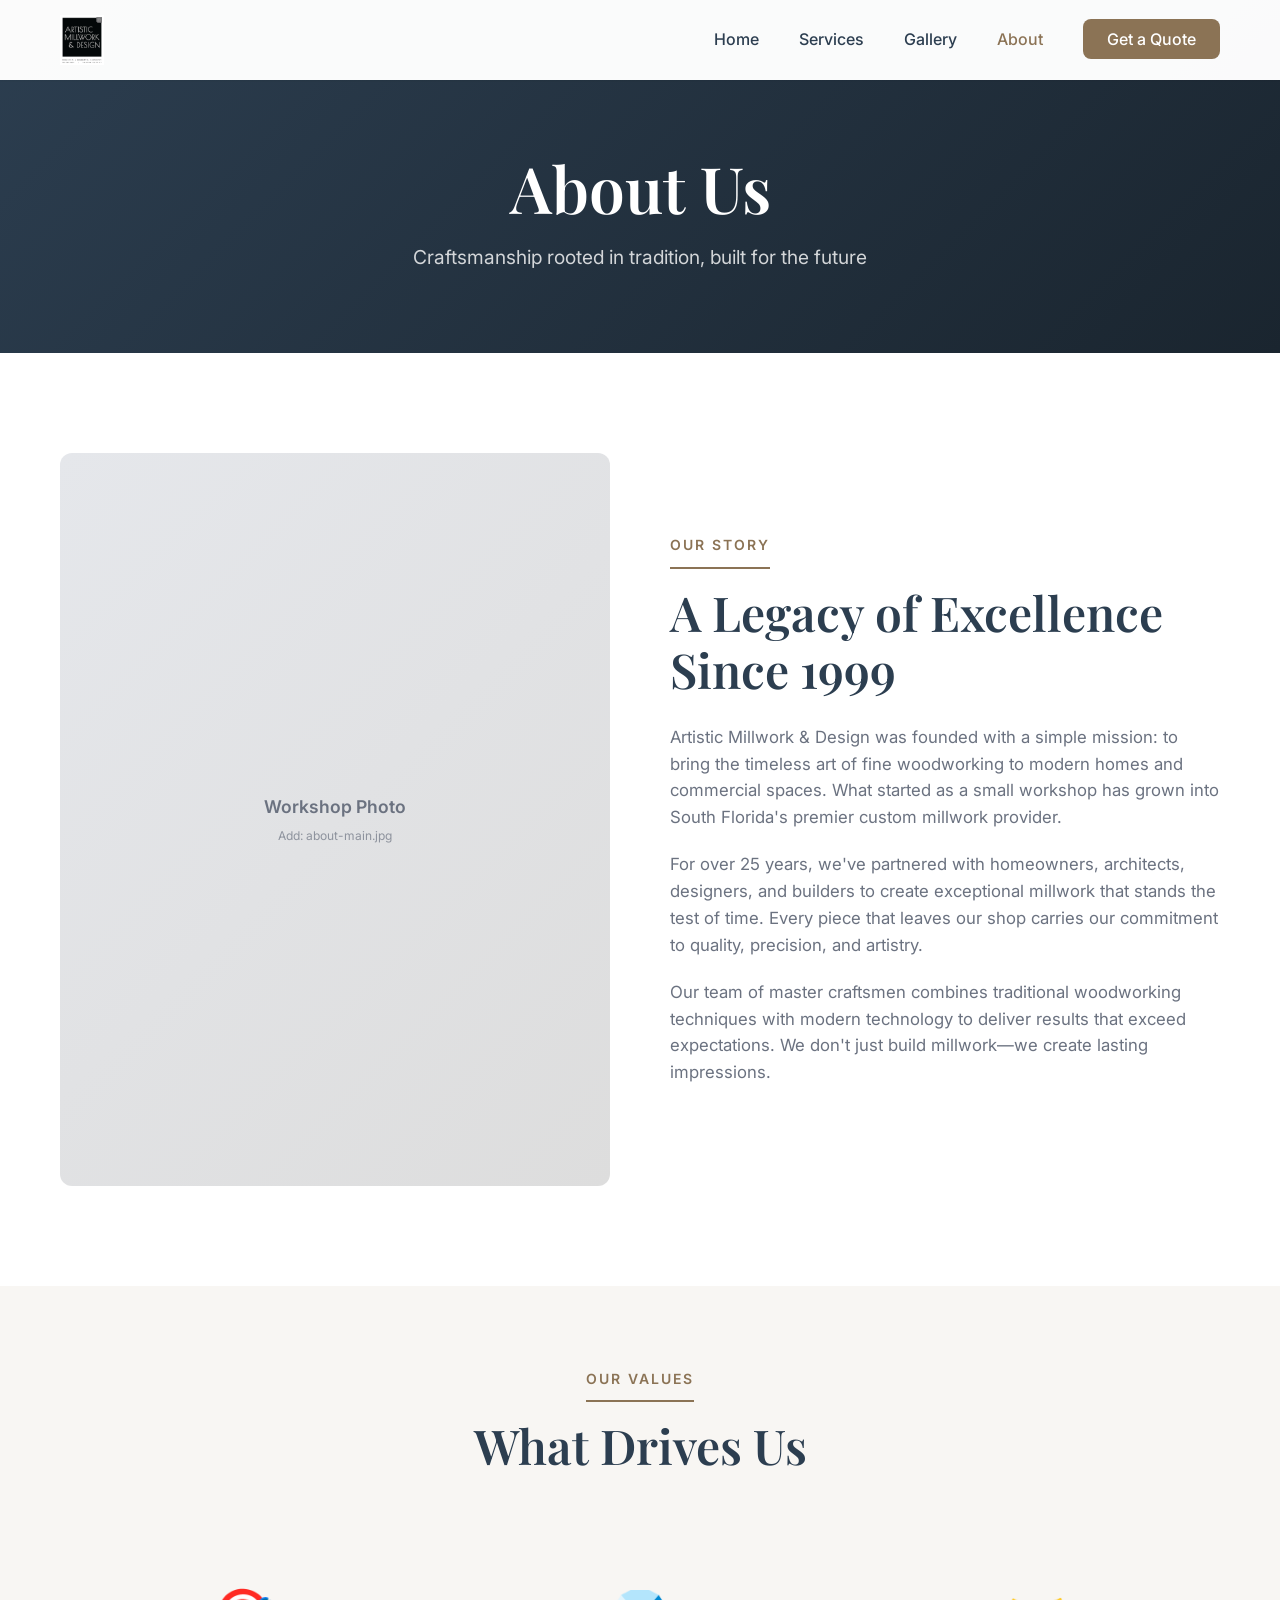
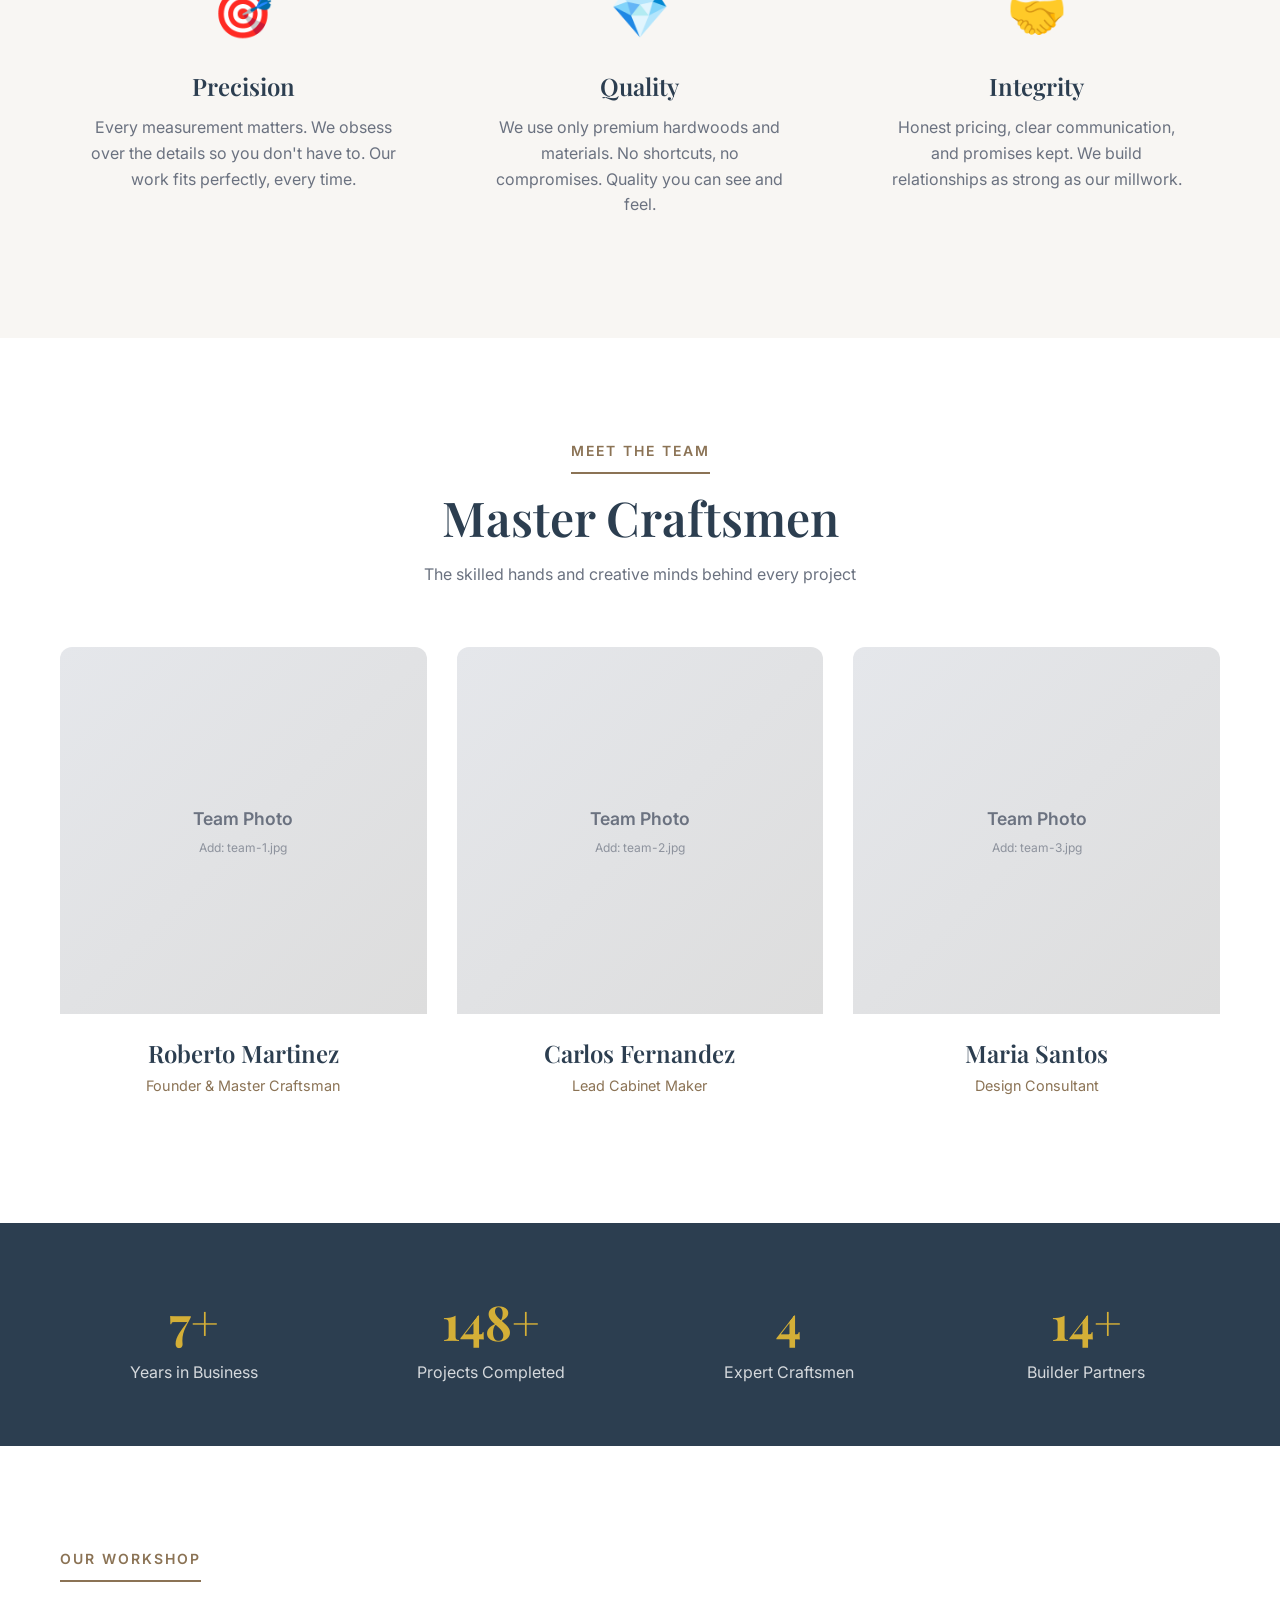
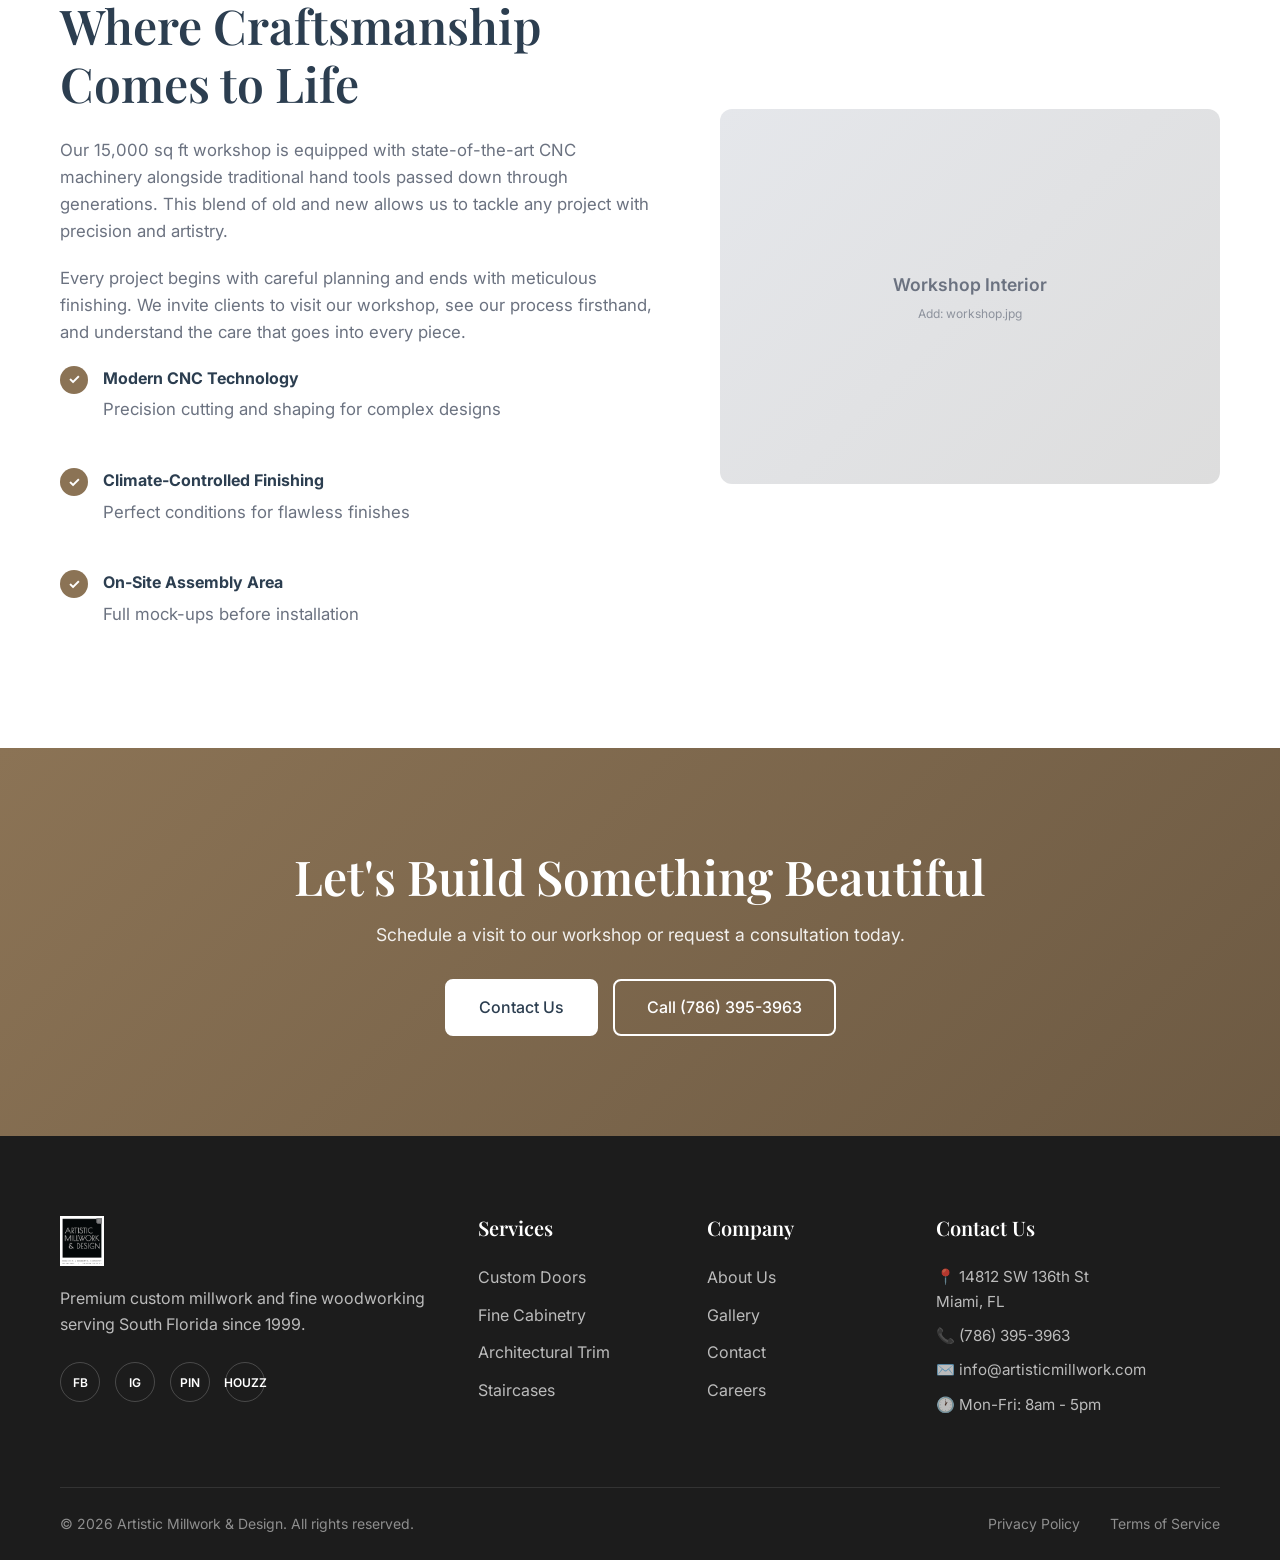
<file: about.html>
<!DOCTYPE html>
<html lang="en">
<head>
    <meta charset="UTF-8">
    <meta name="viewport" content="width=device-width, initial-scale=1.0">
    <title>About Us | Artistic Millwork & Design</title>
    <meta name="description" content="Learn about Artistic Millwork & Design's history, team, and commitment to exceptional craftsmanship in custom millwork.">
    <link rel="preconnect" href="https://fonts.googleapis.com">
    <link rel="preconnect" href="https://fonts.gstatic.com" crossorigin>
    <link href="https://fonts.googleapis.com/css2?family=Playfair+Display:wght@400;500;600;700&family=Inter:wght@300;400;500;600&display=swap" rel="stylesheet">
    <link rel="stylesheet" href="styles.css">
</head>
<body>
    <!-- Navigation -->
    <nav class="navbar">
        <div class="container">
            <a href="index.html" class="logo">
                <img src="logo.jpg" alt="Artistic Millwork & Design" class="logo-img" style="height: 50px;">
                
            </a>
            <button class="nav-toggle" aria-label="Toggle navigation">
                <span></span>
                <span></span>
                <span></span>
            </button>
            <ul class="nav-menu">
                <li><a href="index.html">Home</a></li>
                <li><a href="services.html">Services</a></li>
                <li><a href="gallery.html">Gallery</a></li>
                <li><a href="about.html" class="active">About</a></li>
                <li><a href="contact.html" class="btn-nav">Get a Quote</a></li>
            </ul>
        </div>
    </nav>

    <!-- Page Hero -->
    <section class="page-hero">
        <div class="container">
            <h1>About Us</h1>
            <p>Craftsmanship rooted in tradition, built for the future</p>
        </div>
    </section>

    <!-- About Intro -->
    <section style="padding: 100px 0;">
        <div class="container">
            <div class="about-intro">
                <div class="about-image">
                    <div class="image-placeholder" style="aspect-ratio: 3/4;">
                        <span>Workshop Photo</span>
                        <small>Add: about-main.jpg</small>
                    </div>
                </div>
                <div class="about-content">
                    <span class="section-tag">Our Story</span>
                    <h2>A Legacy of Excellence Since 1999</h2>
                    <p>Artistic Millwork & Design was founded with a simple mission: to bring the timeless art of fine woodworking to modern homes and commercial spaces. What started as a small workshop has grown into South Florida's premier custom millwork provider.</p>
                    <p>For over 25 years, we've partnered with homeowners, architects, designers, and builders to create exceptional millwork that stands the test of time. Every piece that leaves our shop carries our commitment to quality, precision, and artistry.</p>
                    <p>Our team of master craftsmen combines traditional woodworking techniques with modern technology to deliver results that exceed expectations. We don't just build millwork—we create lasting impressions.</p>
                </div>
            </div>
        </div>
    </section>

    <!-- Values Section -->
    <section style="padding: 80px 0; background: var(--color-light);">
        <div class="container">
            <div class="section-header">
                <span class="section-tag">Our Values</span>
                <h2>What Drives Us</h2>
            </div>
            <div class="values-grid">
                <div class="value-card">
                    <div class="value-icon">🎯</div>
                    <h3>Precision</h3>
                    <p>Every measurement matters. We obsess over the details so you don't have to. Our work fits perfectly, every time.</p>
                </div>
                <div class="value-card">
                    <div class="value-icon">💎</div>
                    <h3>Quality</h3>
                    <p>We use only premium hardwoods and materials. No shortcuts, no compromises. Quality you can see and feel.</p>
                </div>
                <div class="value-card">
                    <div class="value-icon">🤝</div>
                    <h3>Integrity</h3>
                    <p>Honest pricing, clear communication, and promises kept. We build relationships as strong as our millwork.</p>
                </div>
            </div>
        </div>
    </section>

    <!-- Team Section -->
    <section class="team-section" style="background: white;">
        <div class="container">
            <div class="section-header">
                <span class="section-tag">Meet the Team</span>
                <h2>Master Craftsmen</h2>
                <p>The skilled hands and creative minds behind every project</p>
            </div>
            <div class="team-grid">
                <div class="team-card">
                    <div class="image-placeholder">
                        <span>Team Photo</span>
                        <small>Add: team-1.jpg</small>
                    </div>
                    <div class="team-info">
                        <h3>Roberto Martinez</h3>
                        <span>Founder & Master Craftsman</span>
                    </div>
                </div>
                <div class="team-card">
                    <div class="image-placeholder">
                        <span>Team Photo</span>
                        <small>Add: team-2.jpg</small>
                    </div>
                    <div class="team-info">
                        <h3>Carlos Fernandez</h3>
                        <span>Lead Cabinet Maker</span>
                    </div>
                </div>
                <div class="team-card">
                    <div class="image-placeholder">
                        <span>Team Photo</span>
                        <small>Add: team-3.jpg</small>
                    </div>
                    <div class="team-info">
                        <h3>Maria Santos</h3>
                        <span>Design Consultant</span>
                    </div>
                </div>
            </div>
        </div>
    </section>

    <!-- Stats -->
    <section class="stats">
        <div class="container">
            <div class="stats-grid">
                <div class="stat-item">
                    <span class="stat-number">25+</span>
                    <span class="stat-label">Years in Business</span>
                </div>
                <div class="stat-item">
                    <span class="stat-number">500+</span>
                    <span class="stat-label">Projects Completed</span>
                </div>
                <div class="stat-item">
                    <span class="stat-number">15</span>
                    <span class="stat-label">Expert Craftsmen</span>
                </div>
                <div class="stat-item">
                    <span class="stat-number">50+</span>
                    <span class="stat-label">Builder Partners</span>
                </div>
            </div>
        </div>
    </section>

    <!-- Workshop Section -->
    <section style="padding: 100px 0;">
        <div class="container">
            <div class="about-intro" style="grid-template-columns: 1.2fr 1fr;">
                <div class="about-content">
                    <span class="section-tag">Our Workshop</span>
                    <h2>Where Craftsmanship Comes to Life</h2>
                    <p>Our 15,000 sq ft workshop is equipped with state-of-the-art CNC machinery alongside traditional hand tools passed down through generations. This blend of old and new allows us to tackle any project with precision and artistry.</p>
                    <p>Every project begins with careful planning and ends with meticulous finishing. We invite clients to visit our workshop, see our process firsthand, and understand the care that goes into every piece.</p>
                    <ul class="features-list">
                        <li>
                            <span class="feature-icon">✓</span>
                            <div>
                                <strong>Modern CNC Technology</strong>
                                <p>Precision cutting and shaping for complex designs</p>
                            </div>
                        </li>
                        <li>
                            <span class="feature-icon">✓</span>
                            <div>
                                <strong>Climate-Controlled Finishing</strong>
                                <p>Perfect conditions for flawless finishes</p>
                            </div>
                        </li>
                        <li>
                            <span class="feature-icon">✓</span>
                            <div>
                                <strong>On-Site Assembly Area</strong>
                                <p>Full mock-ups before installation</p>
                            </div>
                        </li>
                    </ul>
                </div>
                <div class="about-image">
                    <div class="image-placeholder">
                        <span>Workshop Interior</span>
                        <small>Add: workshop.jpg</small>
                    </div>
                </div>
            </div>
        </div>
    </section>

    <!-- CTA Section -->
    <section class="cta">
        <div class="container">
            <div class="cta-content">
                <h2>Let's Build Something Beautiful</h2>
                <p>Schedule a visit to our workshop or request a consultation today.</p>
                <div class="cta-buttons">
                    <a href="contact.html" class="btn btn-white">Contact Us</a>
                    <a href="tel:+17863953963" class="btn btn-outline-white">Call (786) 395-3963</a>
                </div>
            </div>
        </div>
    </section>

    <!-- Footer -->
    <footer class="footer">
        <div class="container">
            <div class="footer-grid">
                <div class="footer-brand">
                    <a href="index.html" class="logo">
                        <img src="logo.jpg" alt="Artistic Millwork & Design" class="logo-img" style="height: 50px;">
                        
                    </a>
                    <p>Premium custom millwork and fine woodworking serving South Florida since 1999.</p>
                    <div class="social-links">
                        <a href="#" aria-label="Facebook">FB</a>
                        <a href="#" aria-label="Instagram">IG</a>
                        <a href="#" aria-label="Pinterest">PIN</a>
                        <a href="#" aria-label="Houzz">HOUZZ</a>
                    </div>
                </div>
                <div class="footer-links">
                    <h4>Services</h4>
                    <ul>
                        <li><a href="services.html#doors">Custom Doors</a></li>
                        <li><a href="services.html#cabinetry">Fine Cabinetry</a></li>
                        <li><a href="services.html#trim">Architectural Trim</a></li>
                        <li><a href="services.html#stairs">Staircases</a></li>
                    </ul>
                </div>
                <div class="footer-links">
                    <h4>Company</h4>
                    <ul>
                        <li><a href="about.html">About Us</a></li>
                        <li><a href="gallery.html">Gallery</a></li>
                        <li><a href="contact.html">Contact</a></li>
                        <li><a href="#">Careers</a></li>
                    </ul>
                </div>
                <div class="footer-contact">
                    <h4>Contact Us</h4>
                    <p>📍 14812 SW 136th St<br>Miami, FL</p>
                    <p>📞 (786) 395-3963</p>
                    <p>✉️ info@artisticmillwork.com</p>
                    <p>🕐 Mon-Fri: 8am - 5pm</p>
                </div>
            </div>
            <div class="footer-bottom">
                <p>&copy; 2026 Artistic Millwork & Design. All rights reserved.</p>
                <div class="footer-bottom-links">
                    <a href="#">Privacy Policy</a>
                    <a href="#">Terms of Service</a>
                </div>
            </div>
        </div>
    </footer>

    <script src="script.js"></script>
</body>
</html>
</file>
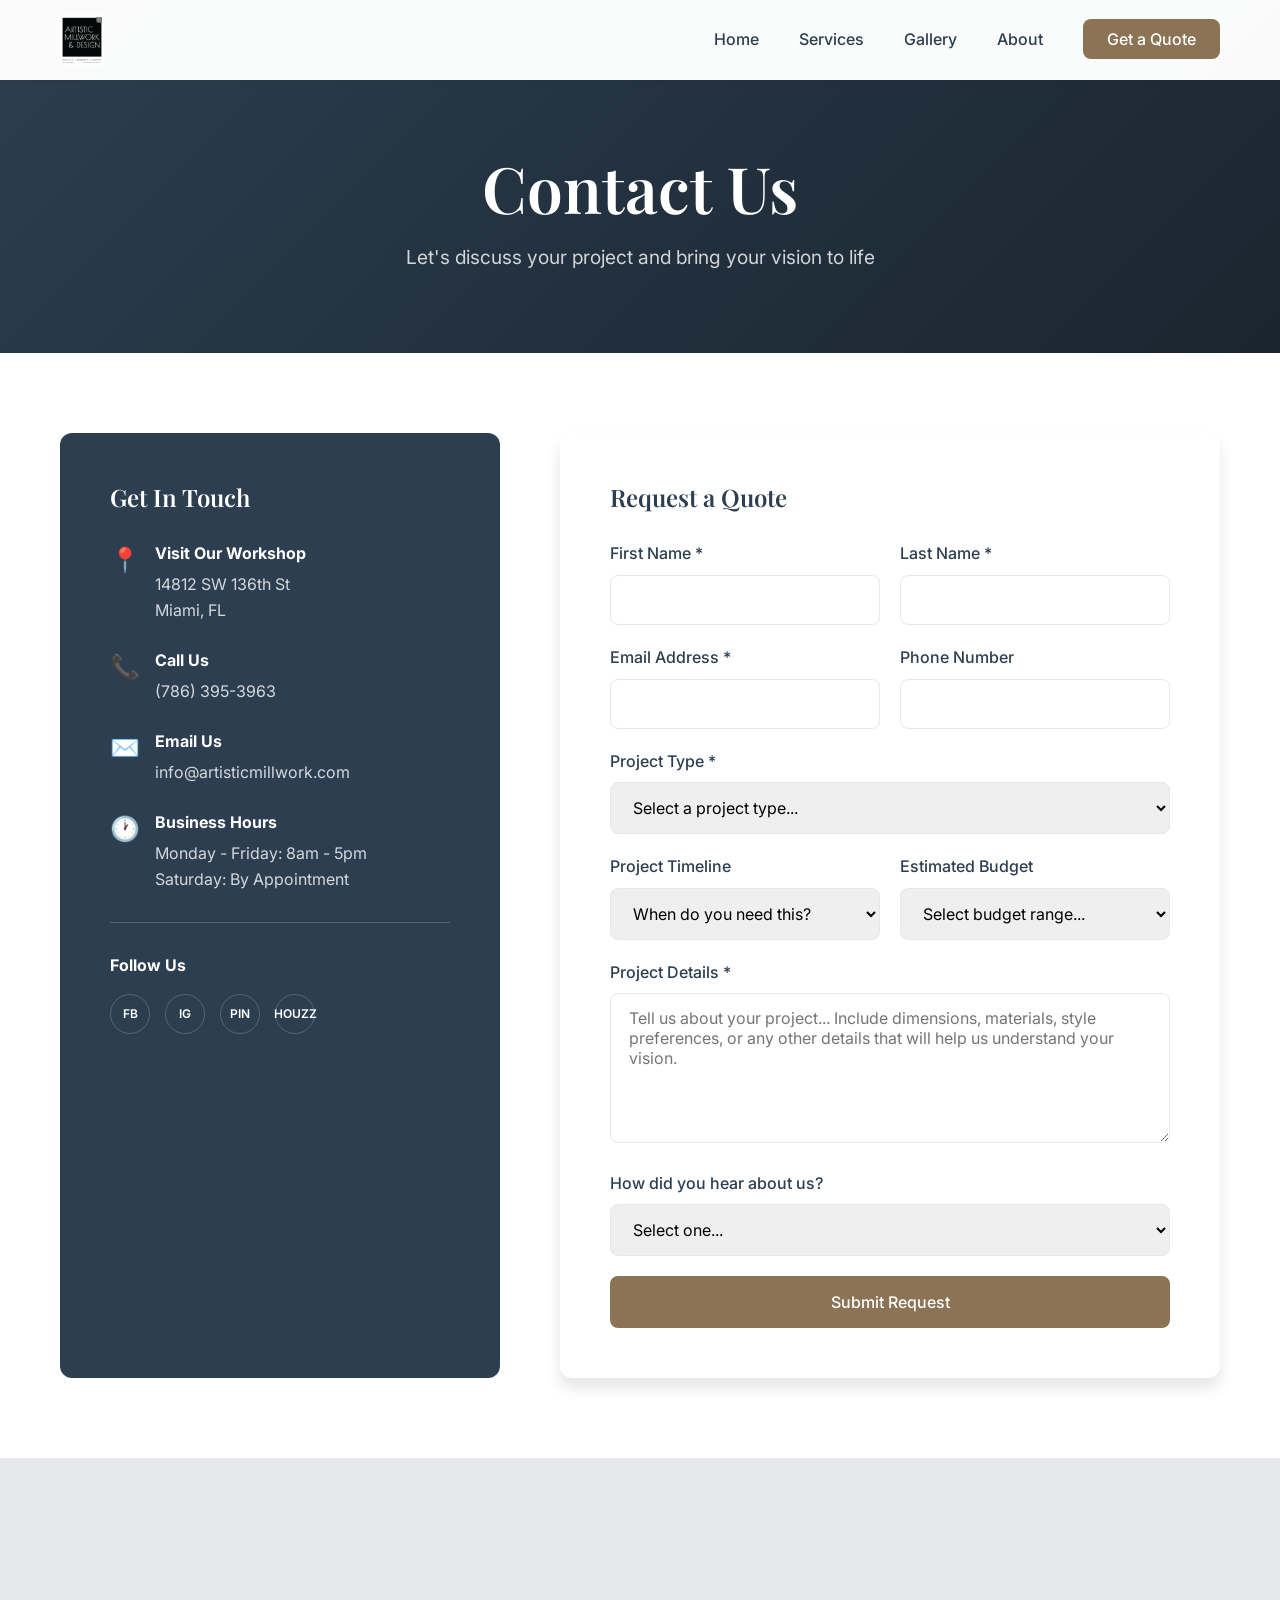
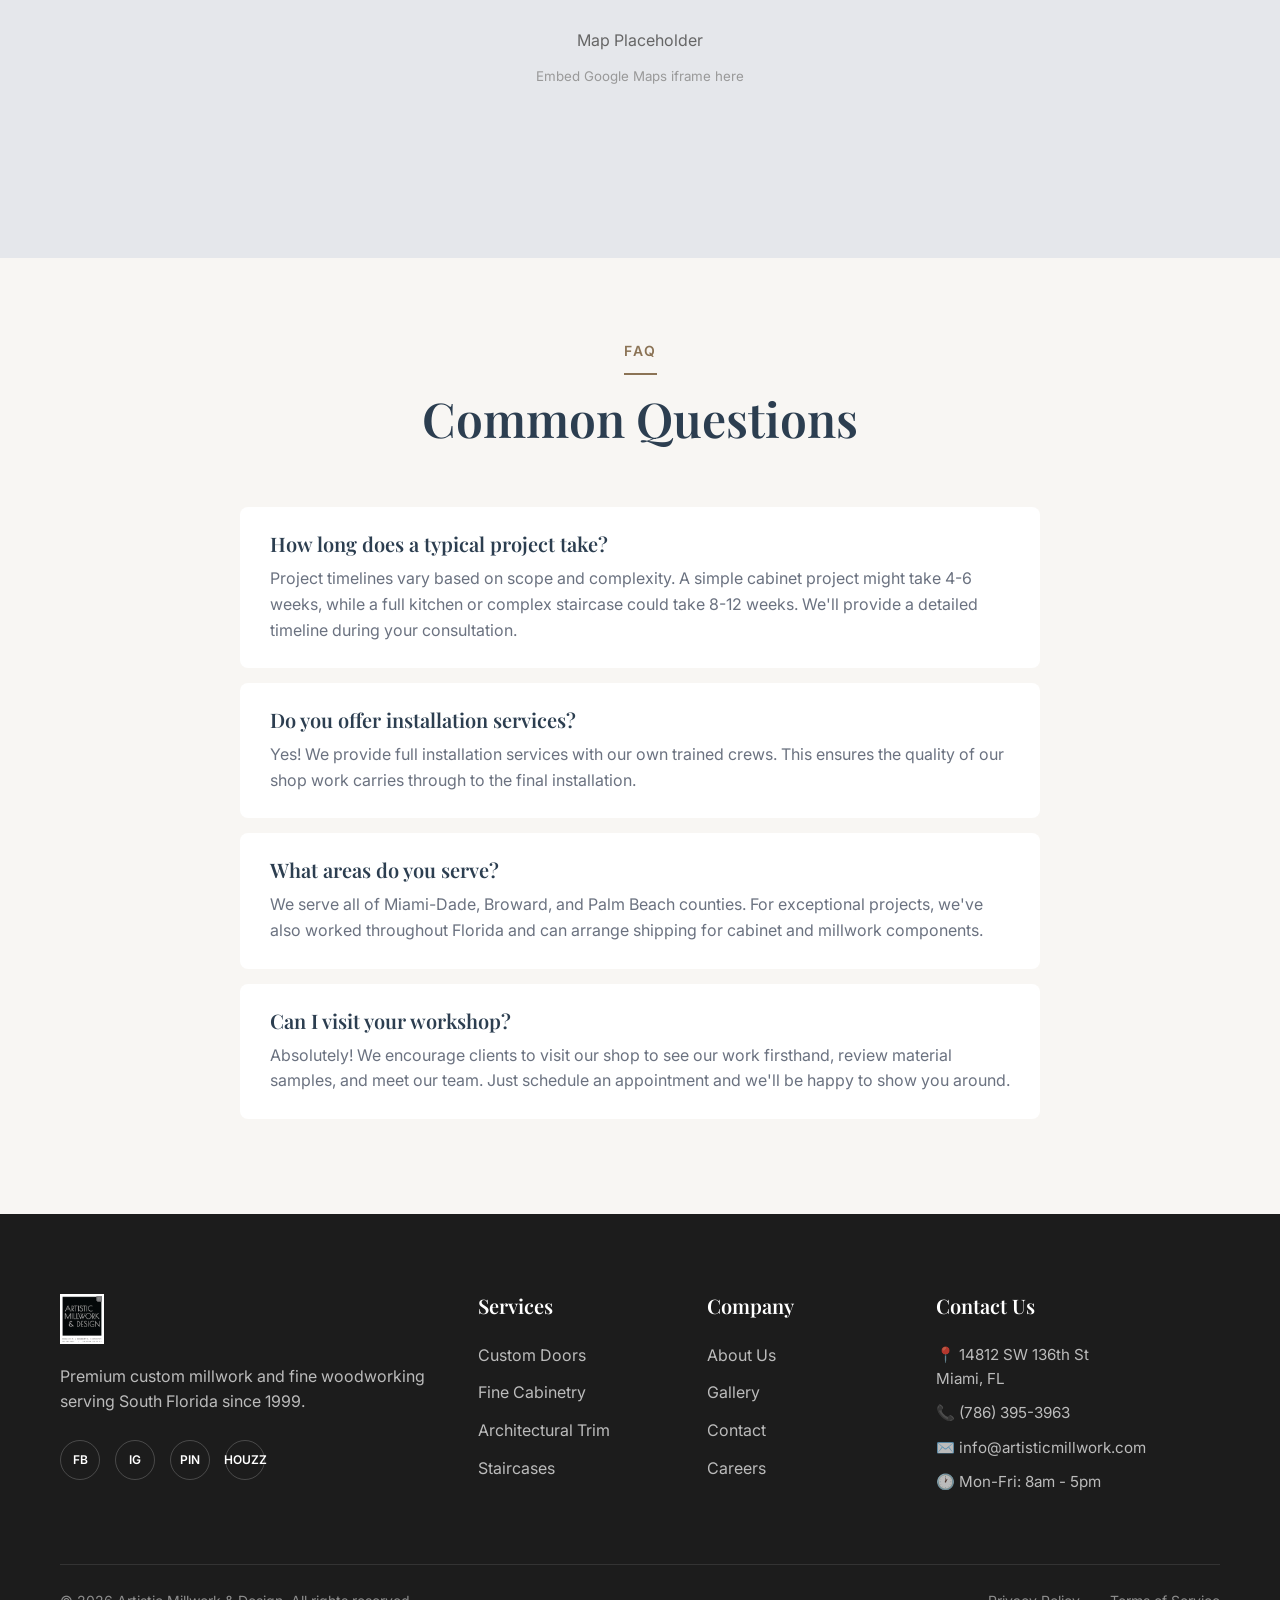
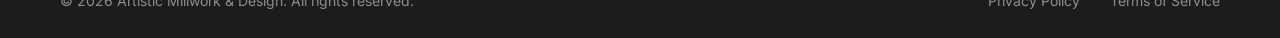
<file: contact.html>
<!DOCTYPE html>
<html lang="en">
<head>
    <meta charset="UTF-8">
    <meta name="viewport" content="width=device-width, initial-scale=1.0">
    <title>Contact Us | Artistic Millwork & Design</title>
    <meta name="description" content="Get in touch with Artistic Millwork & Design for custom millwork quotes, consultations, and project inquiries.">
    <link rel="preconnect" href="https://fonts.googleapis.com">
    <link rel="preconnect" href="https://fonts.gstatic.com" crossorigin>
    <link href="https://fonts.googleapis.com/css2?family=Playfair+Display:wght@400;500;600;700&family=Inter:wght@300;400;500;600&display=swap" rel="stylesheet">
    <link rel="stylesheet" href="styles.css">
</head>
<body>
    <!-- Navigation -->
    <nav class="navbar">
        <div class="container">
            <a href="index.html" class="logo">
                <img src="logo.jpg" alt="Artistic Millwork & Design" class="logo-img" style="height: 50px;">
                
            </a>
            <button class="nav-toggle" aria-label="Toggle navigation">
                <span></span>
                <span></span>
                <span></span>
            </button>
            <ul class="nav-menu">
                <li><a href="index.html">Home</a></li>
                <li><a href="services.html">Services</a></li>
                <li><a href="gallery.html">Gallery</a></li>
                <li><a href="about.html">About</a></li>
                <li><a href="contact.html" class="btn-nav active">Get a Quote</a></li>
            </ul>
        </div>
    </nav>

    <!-- Page Hero -->
    <section class="page-hero">
        <div class="container">
            <h1>Contact Us</h1>
            <p>Let's discuss your project and bring your vision to life</p>
        </div>
    </section>

    <!-- Contact Section -->
    <section style="padding: 80px 0;">
        <div class="container">
            <div class="contact-grid">
                <!-- Contact Info Card -->
                <div class="contact-info-card">
                    <h3>Get In Touch</h3>
                    
                    <div class="contact-item">
                        <span class="contact-item-icon">📍</span>
                        <div class="contact-item-text">
                            <strong>Visit Our Workshop</strong>
                            <span>14812 SW 136th St<br>Miami, FL</span>
                        </div>
                    </div>
                    
                    <div class="contact-item">
                        <span class="contact-item-icon">📞</span>
                        <div class="contact-item-text">
                            <strong>Call Us</strong>
                            <a href="tel:+17863953963">(786) 395-3963</a>
                        </div>
                    </div>
                    
                    <div class="contact-item">
                        <span class="contact-item-icon">✉️</span>
                        <div class="contact-item-text">
                            <strong>Email Us</strong>
                            <a href="mailto:info@artisticmillwork.com">info@artisticmillwork.com</a>
                        </div>
                    </div>
                    
                    <div class="contact-item">
                        <span class="contact-item-icon">🕐</span>
                        <div class="contact-item-text">
                            <strong>Business Hours</strong>
                            <span>Monday - Friday: 8am - 5pm<br>Saturday: By Appointment</span>
                        </div>
                    </div>

                    <div style="margin-top: 30px; padding-top: 30px; border-top: 1px solid rgba(255,255,255,0.2);">
                        <strong style="display: block; margin-bottom: 15px;">Follow Us</strong>
                        <div class="social-links">
                            <a href="#" aria-label="Facebook">FB</a>
                            <a href="#" aria-label="Instagram">IG</a>
                            <a href="#" aria-label="Pinterest">PIN</a>
                            <a href="#" aria-label="Houzz">HOUZZ</a>
                        </div>
                    </div>
                </div>

                <!-- Contact Form -->
                <div class="contact-form">
                    <h3>Request a Quote</h3>
                    <form action="#" method="POST">
                        <div class="form-row">
                            <div class="form-group">
                                <label for="firstName">First Name *</label>
                                <input type="text" id="firstName" name="firstName" required>
                            </div>
                            <div class="form-group">
                                <label for="lastName">Last Name *</label>
                                <input type="text" id="lastName" name="lastName" required>
                            </div>
                        </div>
                        
                        <div class="form-row">
                            <div class="form-group">
                                <label for="email">Email Address *</label>
                                <input type="email" id="email" name="email" required>
                            </div>
                            <div class="form-group">
                                <label for="phone">Phone Number</label>
                                <input type="tel" id="phone" name="phone">
                            </div>
                        </div>
                        
                        <div class="form-group">
                            <label for="projectType">Project Type *</label>
                            <select id="projectType" name="projectType" required>
                                <option value="">Select a project type...</option>
                                <option value="kitchen">Kitchen Cabinetry</option>
                                <option value="bathroom">Bathroom Cabinetry</option>
                                <option value="doors">Custom Doors</option>
                                <option value="stairs">Staircase & Railings</option>
                                <option value="trim">Architectural Trim</option>
                                <option value="builtin">Built-Ins & Storage</option>
                                <option value="commercial">Commercial Project</option>
                                <option value="other">Other</option>
                            </select>
                        </div>
                        
                        <div class="form-row">
                            <div class="form-group">
                                <label for="timeline">Project Timeline</label>
                                <select id="timeline" name="timeline">
                                    <option value="">When do you need this?</option>
                                    <option value="asap">As soon as possible</option>
                                    <option value="1-3">1-3 months</option>
                                    <option value="3-6">3-6 months</option>
                                    <option value="6+">6+ months</option>
                                    <option value="planning">Just planning</option>
                                </select>
                            </div>
                            <div class="form-group">
                                <label for="budget">Estimated Budget</label>
                                <select id="budget" name="budget">
                                    <option value="">Select budget range...</option>
                                    <option value="5-10">$5,000 - $10,000</option>
                                    <option value="10-25">$10,000 - $25,000</option>
                                    <option value="25-50">$25,000 - $50,000</option>
                                    <option value="50-100">$50,000 - $100,000</option>
                                    <option value="100+">$100,000+</option>
                                </select>
                            </div>
                        </div>
                        
                        <div class="form-group">
                            <label for="message">Project Details *</label>
                            <textarea id="message" name="message" placeholder="Tell us about your project... Include dimensions, materials, style preferences, or any other details that will help us understand your vision." required></textarea>
                        </div>
                        
                        <div class="form-group">
                            <label for="hearAbout">How did you hear about us?</label>
                            <select id="hearAbout" name="hearAbout">
                                <option value="">Select one...</option>
                                <option value="google">Google Search</option>
                                <option value="referral">Referral</option>
                                <option value="houzz">Houzz</option>
                                <option value="instagram">Instagram</option>
                                <option value="facebook">Facebook</option>
                                <option value="contractor">Builder/Contractor</option>
                                <option value="designer">Interior Designer</option>
                                <option value="other">Other</option>
                            </select>
                        </div>
                        
                        <button type="submit" class="btn btn-primary">Submit Request</button>
                    </form>
                </div>
            </div>
        </div>
    </section>

    <!-- Map Section -->
    <section class="map-section">
        <div style="text-align: center;">
            <p style="color: #666; margin-bottom: 10px;">Map Placeholder</p>
            <small style="color: #999;">Embed Google Maps iframe here</small>
        </div>
    </section>

    <!-- FAQ Section -->
    <section style="padding: 80px 0; background: var(--color-light);">
        <div class="container">
            <div class="section-header">
                <span class="section-tag">FAQ</span>
                <h2>Common Questions</h2>
            </div>
            <div style="max-width: 800px; margin: 0 auto;">
                <div style="background: white; padding: 25px 30px; border-radius: 8px; margin-bottom: 15px;">
                    <h4 style="margin-bottom: 10px; color: var(--color-primary);">How long does a typical project take?</h4>
                    <p style="color: var(--color-gray); margin: 0;">Project timelines vary based on scope and complexity. A simple cabinet project might take 4-6 weeks, while a full kitchen or complex staircase could take 8-12 weeks. We'll provide a detailed timeline during your consultation.</p>
                </div>
                <div style="background: white; padding: 25px 30px; border-radius: 8px; margin-bottom: 15px;">
                    <h4 style="margin-bottom: 10px; color: var(--color-primary);">Do you offer installation services?</h4>
                    <p style="color: var(--color-gray); margin: 0;">Yes! We provide full installation services with our own trained crews. This ensures the quality of our shop work carries through to the final installation.</p>
                </div>
                <div style="background: white; padding: 25px 30px; border-radius: 8px; margin-bottom: 15px;">
                    <h4 style="margin-bottom: 10px; color: var(--color-primary);">What areas do you serve?</h4>
                    <p style="color: var(--color-gray); margin: 0;">We serve all of Miami-Dade, Broward, and Palm Beach counties. For exceptional projects, we've also worked throughout Florida and can arrange shipping for cabinet and millwork components.</p>
                </div>
                <div style="background: white; padding: 25px 30px; border-radius: 8px; margin-bottom: 15px;">
                    <h4 style="margin-bottom: 10px; color: var(--color-primary);">Can I visit your workshop?</h4>
                    <p style="color: var(--color-gray); margin: 0;">Absolutely! We encourage clients to visit our shop to see our work firsthand, review material samples, and meet our team. Just schedule an appointment and we'll be happy to show you around.</p>
                </div>
            </div>
        </div>
    </section>

    <!-- Footer -->
    <footer class="footer">
        <div class="container">
            <div class="footer-grid">
                <div class="footer-brand">
                    <a href="index.html" class="logo">
                        <img src="logo.jpg" alt="Artistic Millwork & Design" class="logo-img" style="height: 50px;">
                        
                    </a>
                    <p>Premium custom millwork and fine woodworking serving South Florida since 1999.</p>
                    <div class="social-links">
                        <a href="#" aria-label="Facebook">FB</a>
                        <a href="#" aria-label="Instagram">IG</a>
                        <a href="#" aria-label="Pinterest">PIN</a>
                        <a href="#" aria-label="Houzz">HOUZZ</a>
                    </div>
                </div>
                <div class="footer-links">
                    <h4>Services</h4>
                    <ul>
                        <li><a href="services.html#doors">Custom Doors</a></li>
                        <li><a href="services.html#cabinetry">Fine Cabinetry</a></li>
                        <li><a href="services.html#trim">Architectural Trim</a></li>
                        <li><a href="services.html#stairs">Staircases</a></li>
                    </ul>
                </div>
                <div class="footer-links">
                    <h4>Company</h4>
                    <ul>
                        <li><a href="about.html">About Us</a></li>
                        <li><a href="gallery.html">Gallery</a></li>
                        <li><a href="contact.html">Contact</a></li>
                        <li><a href="#">Careers</a></li>
                    </ul>
                </div>
                <div class="footer-contact">
                    <h4>Contact Us</h4>
                    <p>📍 14812 SW 136th St<br>Miami, FL</p>
                    <p>📞 (786) 395-3963</p>
                    <p>✉️ info@artisticmillwork.com</p>
                    <p>🕐 Mon-Fri: 8am - 5pm</p>
                </div>
            </div>
            <div class="footer-bottom">
                <p>&copy; 2026 Artistic Millwork & Design. All rights reserved.</p>
                <div class="footer-bottom-links">
                    <a href="#">Privacy Policy</a>
                    <a href="#">Terms of Service</a>
                </div>
            </div>
        </div>
    </footer>

    <script src="script.js"></script>
</body>
</html>
</file>
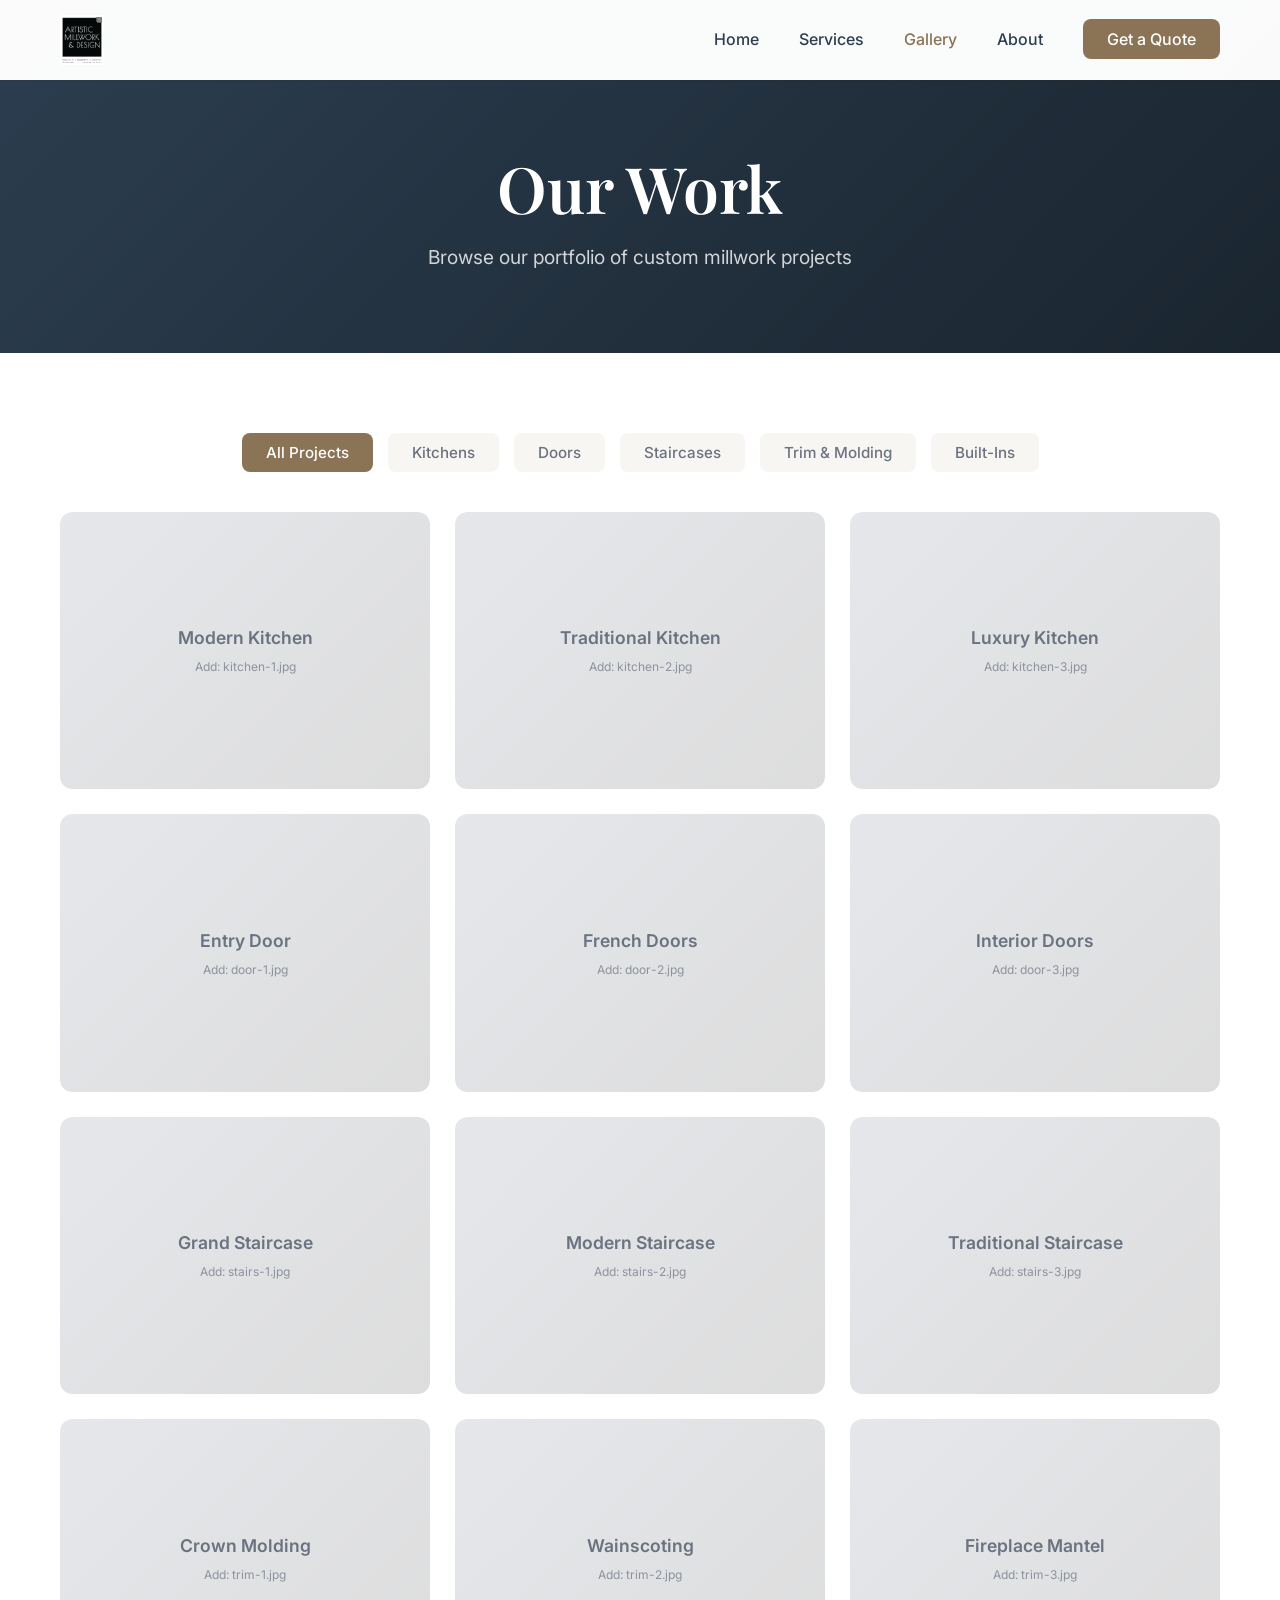
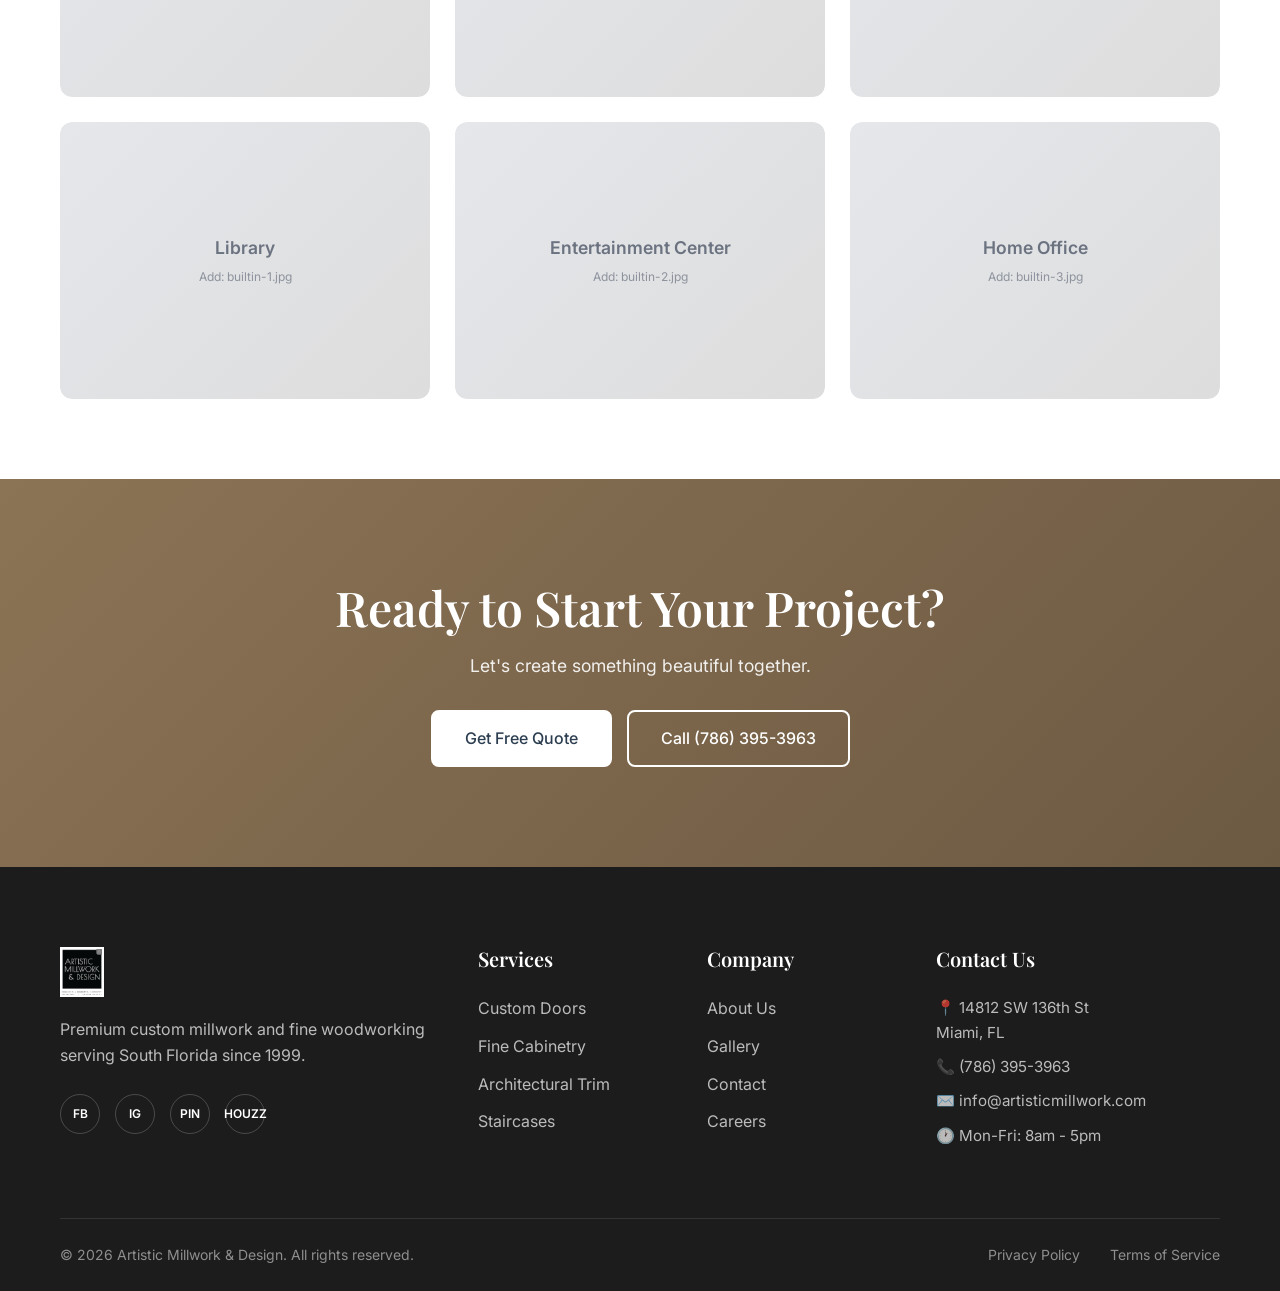
<file: gallery.html>
<!DOCTYPE html>
<html lang="en">
<head>
    <meta charset="UTF-8">
    <meta name="viewport" content="width=device-width, initial-scale=1.0">
    <title>Project Gallery | Artistic Millwork & Design</title>
    <meta name="description" content="Browse our portfolio of custom millwork projects including kitchens, doors, staircases, and architectural details.">
    <link rel="preconnect" href="https://fonts.googleapis.com">
    <link rel="preconnect" href="https://fonts.gstatic.com" crossorigin>
    <link href="https://fonts.googleapis.com/css2?family=Playfair+Display:wght@400;500;600;700&family=Inter:wght@300;400;500;600&display=swap" rel="stylesheet">
    <link rel="stylesheet" href="styles.css">
</head>
<body>
    <!-- Navigation -->
    <nav class="navbar">
        <div class="container">
            <a href="index.html" class="logo">
                <img src="logo.jpg" alt="Artistic Millwork & Design" class="logo-img" style="height: 50px;">
                
            </a>
            <button class="nav-toggle" aria-label="Toggle navigation">
                <span></span>
                <span></span>
                <span></span>
            </button>
            <ul class="nav-menu">
                <li><a href="index.html">Home</a></li>
                <li><a href="services.html">Services</a></li>
                <li><a href="gallery.html" class="active">Gallery</a></li>
                <li><a href="about.html">About</a></li>
                <li><a href="contact.html" class="btn-nav">Get a Quote</a></li>
            </ul>
        </div>
    </nav>

    <!-- Page Hero -->
    <section class="page-hero">
        <div class="container">
            <h1>Our Work</h1>
            <p>Browse our portfolio of custom millwork projects</p>
        </div>
    </section>

    <!-- Gallery Section -->
    <section class="gallery-page" style="padding: 80px 0;">
        <div class="container">
            <!-- Filters -->
            <div class="gallery-filters">
                <button class="filter-btn active" data-filter="all">All Projects</button>
                <button class="filter-btn" data-filter="kitchen">Kitchens</button>
                <button class="filter-btn" data-filter="doors">Doors</button>
                <button class="filter-btn" data-filter="stairs">Staircases</button>
                <button class="filter-btn" data-filter="trim">Trim & Molding</button>
                <button class="filter-btn" data-filter="builtin">Built-Ins</button>
            </div>

            <!-- Gallery Grid -->
            <div class="gallery-full-grid">
                <!-- Kitchen Projects -->
                <div class="gallery-full-item" data-category="kitchen">
                    <div class="image-placeholder">
                        <span>Modern Kitchen</span>
                        <small>Add: kitchen-1.jpg</small>
                    </div>
                    <div class="gallery-overlay">
                        <h4>Modern Shaker Kitchen</h4>
                        <p>Miami Beach, FL</p>
                    </div>
                </div>
                <div class="gallery-full-item" data-category="kitchen">
                    <div class="image-placeholder">
                        <span>Traditional Kitchen</span>
                        <small>Add: kitchen-2.jpg</small>
                    </div>
                    <div class="gallery-overlay">
                        <h4>Traditional Raised Panel</h4>
                        <p>Coral Gables, FL</p>
                    </div>
                </div>
                <div class="gallery-full-item" data-category="kitchen">
                    <div class="image-placeholder">
                        <span>Luxury Kitchen</span>
                        <small>Add: kitchen-3.jpg</small>
                    </div>
                    <div class="gallery-overlay">
                        <h4>Waterfront Luxury Kitchen</h4>
                        <p>Key Biscayne, FL</p>
                    </div>
                </div>

                <!-- Door Projects -->
                <div class="gallery-full-item" data-category="doors">
                    <div class="image-placeholder">
                        <span>Entry Door</span>
                        <small>Add: door-1.jpg</small>
                    </div>
                    <div class="gallery-overlay">
                        <h4>Mahogany Entry Door</h4>
                        <p>Pinecrest, FL</p>
                    </div>
                </div>
                <div class="gallery-full-item" data-category="doors">
                    <div class="image-placeholder">
                        <span>French Doors</span>
                        <small>Add: door-2.jpg</small>
                    </div>
                    <div class="gallery-overlay">
                        <h4>Custom French Doors</h4>
                        <p>South Miami, FL</p>
                    </div>
                </div>
                <div class="gallery-full-item" data-category="doors">
                    <div class="image-placeholder">
                        <span>Interior Doors</span>
                        <small>Add: door-3.jpg</small>
                    </div>
                    <div class="gallery-overlay">
                        <h4>5-Panel Interior Set</h4>
                        <p>Coconut Grove, FL</p>
                    </div>
                </div>

                <!-- Staircase Projects -->
                <div class="gallery-full-item" data-category="stairs">
                    <div class="image-placeholder">
                        <span>Grand Staircase</span>
                        <small>Add: stairs-1.jpg</small>
                    </div>
                    <div class="gallery-overlay">
                        <h4>Curved Grand Staircase</h4>
                        <p>Brickell, FL</p>
                    </div>
                </div>
                <div class="gallery-full-item" data-category="stairs">
                    <div class="image-placeholder">
                        <span>Modern Staircase</span>
                        <small>Add: stairs-2.jpg</small>
                    </div>
                    <div class="gallery-overlay">
                        <h4>Floating Oak Treads</h4>
                        <p>Design District, FL</p>
                    </div>
                </div>
                <div class="gallery-full-item" data-category="stairs">
                    <div class="image-placeholder">
                        <span>Traditional Staircase</span>
                        <small>Add: stairs-3.jpg</small>
                    </div>
                    <div class="gallery-overlay">
                        <h4>Classic Turned Balusters</h4>
                        <p>Coral Gables, FL</p>
                    </div>
                </div>

                <!-- Trim Projects -->
                <div class="gallery-full-item" data-category="trim">
                    <div class="image-placeholder">
                        <span>Crown Molding</span>
                        <small>Add: trim-1.jpg</small>
                    </div>
                    <div class="gallery-overlay">
                        <h4>Coffered Ceiling</h4>
                        <p>Fisher Island, FL</p>
                    </div>
                </div>
                <div class="gallery-full-item" data-category="trim">
                    <div class="image-placeholder">
                        <span>Wainscoting</span>
                        <small>Add: trim-2.jpg</small>
                    </div>
                    <div class="gallery-overlay">
                        <h4>Full Wall Wainscoting</h4>
                        <p>Pinecrest, FL</p>
                    </div>
                </div>
                <div class="gallery-full-item" data-category="trim">
                    <div class="image-placeholder">
                        <span>Fireplace Mantel</span>
                        <small>Add: trim-3.jpg</small>
                    </div>
                    <div class="gallery-overlay">
                        <h4>Custom Fireplace Surround</h4>
                        <p>Miami, FL</p>
                    </div>
                </div>

                <!-- Built-In Projects -->
                <div class="gallery-full-item" data-category="builtin">
                    <div class="image-placeholder">
                        <span>Library</span>
                        <small>Add: builtin-1.jpg</small>
                    </div>
                    <div class="gallery-overlay">
                        <h4>Floor-to-Ceiling Library</h4>
                        <p>Coconut Grove, FL</p>
                    </div>
                </div>
                <div class="gallery-full-item" data-category="builtin">
                    <div class="image-placeholder">
                        <span>Entertainment Center</span>
                        <small>Add: builtin-2.jpg</small>
                    </div>
                    <div class="gallery-overlay">
                        <h4>Media Room Built-In</h4>
                        <p>Aventura, FL</p>
                    </div>
                </div>
                <div class="gallery-full-item" data-category="builtin">
                    <div class="image-placeholder">
                        <span>Home Office</span>
                        <small>Add: builtin-3.jpg</small>
                    </div>
                    <div class="gallery-overlay">
                        <h4>Executive Home Office</h4>
                        <p>Bal Harbour, FL</p>
                    </div>
                </div>
            </div>
        </div>
    </section>

    <!-- CTA Section -->
    <section class="cta">
        <div class="container">
            <div class="cta-content">
                <h2>Ready to Start Your Project?</h2>
                <p>Let's create something beautiful together.</p>
                <div class="cta-buttons">
                    <a href="contact.html" class="btn btn-white">Get Free Quote</a>
                    <a href="tel:+17863953963" class="btn btn-outline-white">Call (786) 395-3963</a>
                </div>
            </div>
        </div>
    </section>

    <!-- Footer -->
    <footer class="footer">
        <div class="container">
            <div class="footer-grid">
                <div class="footer-brand">
                    <a href="index.html" class="logo">
                        <img src="logo.jpg" alt="Artistic Millwork & Design" class="logo-img" style="height: 50px;">
                        
                    </a>
                    <p>Premium custom millwork and fine woodworking serving South Florida since 1999.</p>
                    <div class="social-links">
                        <a href="#" aria-label="Facebook">FB</a>
                        <a href="#" aria-label="Instagram">IG</a>
                        <a href="#" aria-label="Pinterest">PIN</a>
                        <a href="#" aria-label="Houzz">HOUZZ</a>
                    </div>
                </div>
                <div class="footer-links">
                    <h4>Services</h4>
                    <ul>
                        <li><a href="services.html#doors">Custom Doors</a></li>
                        <li><a href="services.html#cabinetry">Fine Cabinetry</a></li>
                        <li><a href="services.html#trim">Architectural Trim</a></li>
                        <li><a href="services.html#stairs">Staircases</a></li>
                    </ul>
                </div>
                <div class="footer-links">
                    <h4>Company</h4>
                    <ul>
                        <li><a href="about.html">About Us</a></li>
                        <li><a href="gallery.html">Gallery</a></li>
                        <li><a href="contact.html">Contact</a></li>
                        <li><a href="#">Careers</a></li>
                    </ul>
                </div>
                <div class="footer-contact">
                    <h4>Contact Us</h4>
                    <p>📍 14812 SW 136th St<br>Miami, FL</p>
                    <p>📞 (786) 395-3963</p>
                    <p>✉️ info@artisticmillwork.com</p>
                    <p>🕐 Mon-Fri: 8am - 5pm</p>
                </div>
            </div>
            <div class="footer-bottom">
                <p>&copy; 2026 Artistic Millwork & Design. All rights reserved.</p>
                <div class="footer-bottom-links">
                    <a href="#">Privacy Policy</a>
                    <a href="#">Terms of Service</a>
                </div>
            </div>
        </div>
    </footer>

    <script src="script.js"></script>
</body>
</html>
</file>
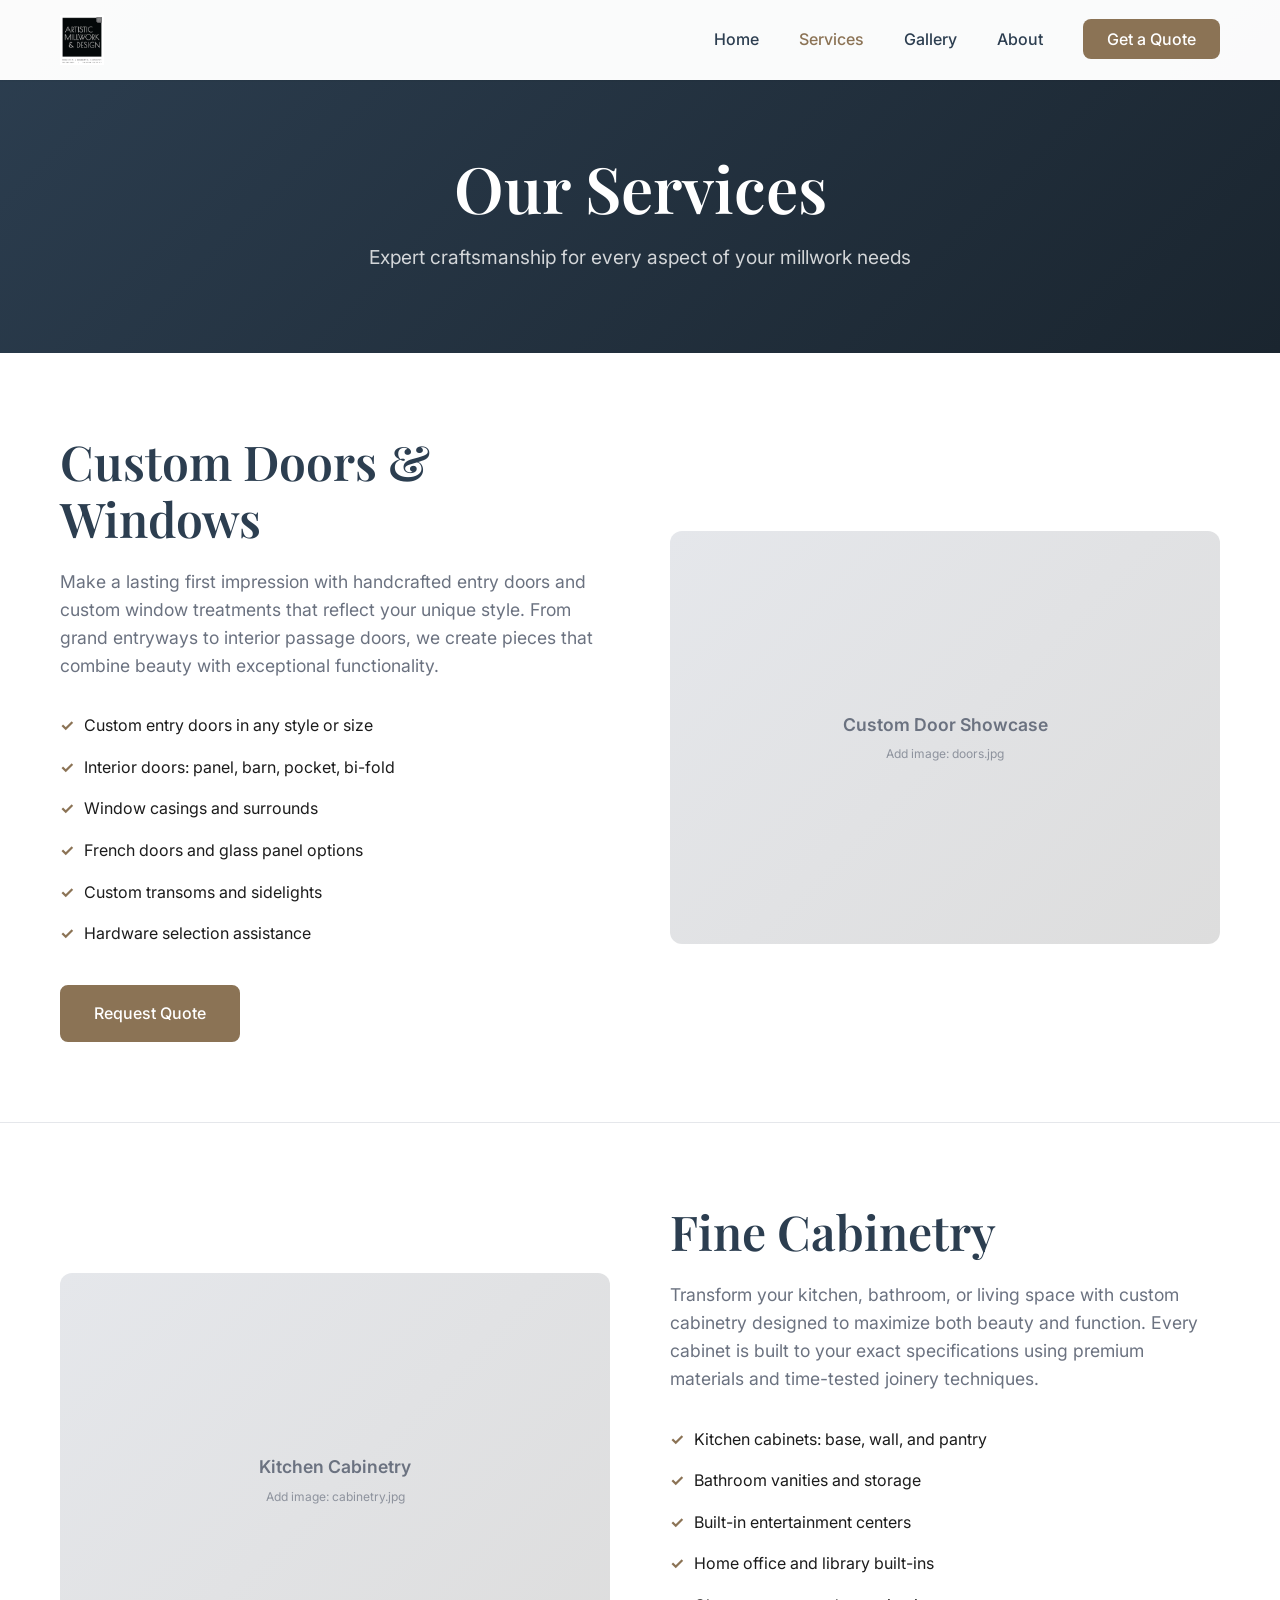
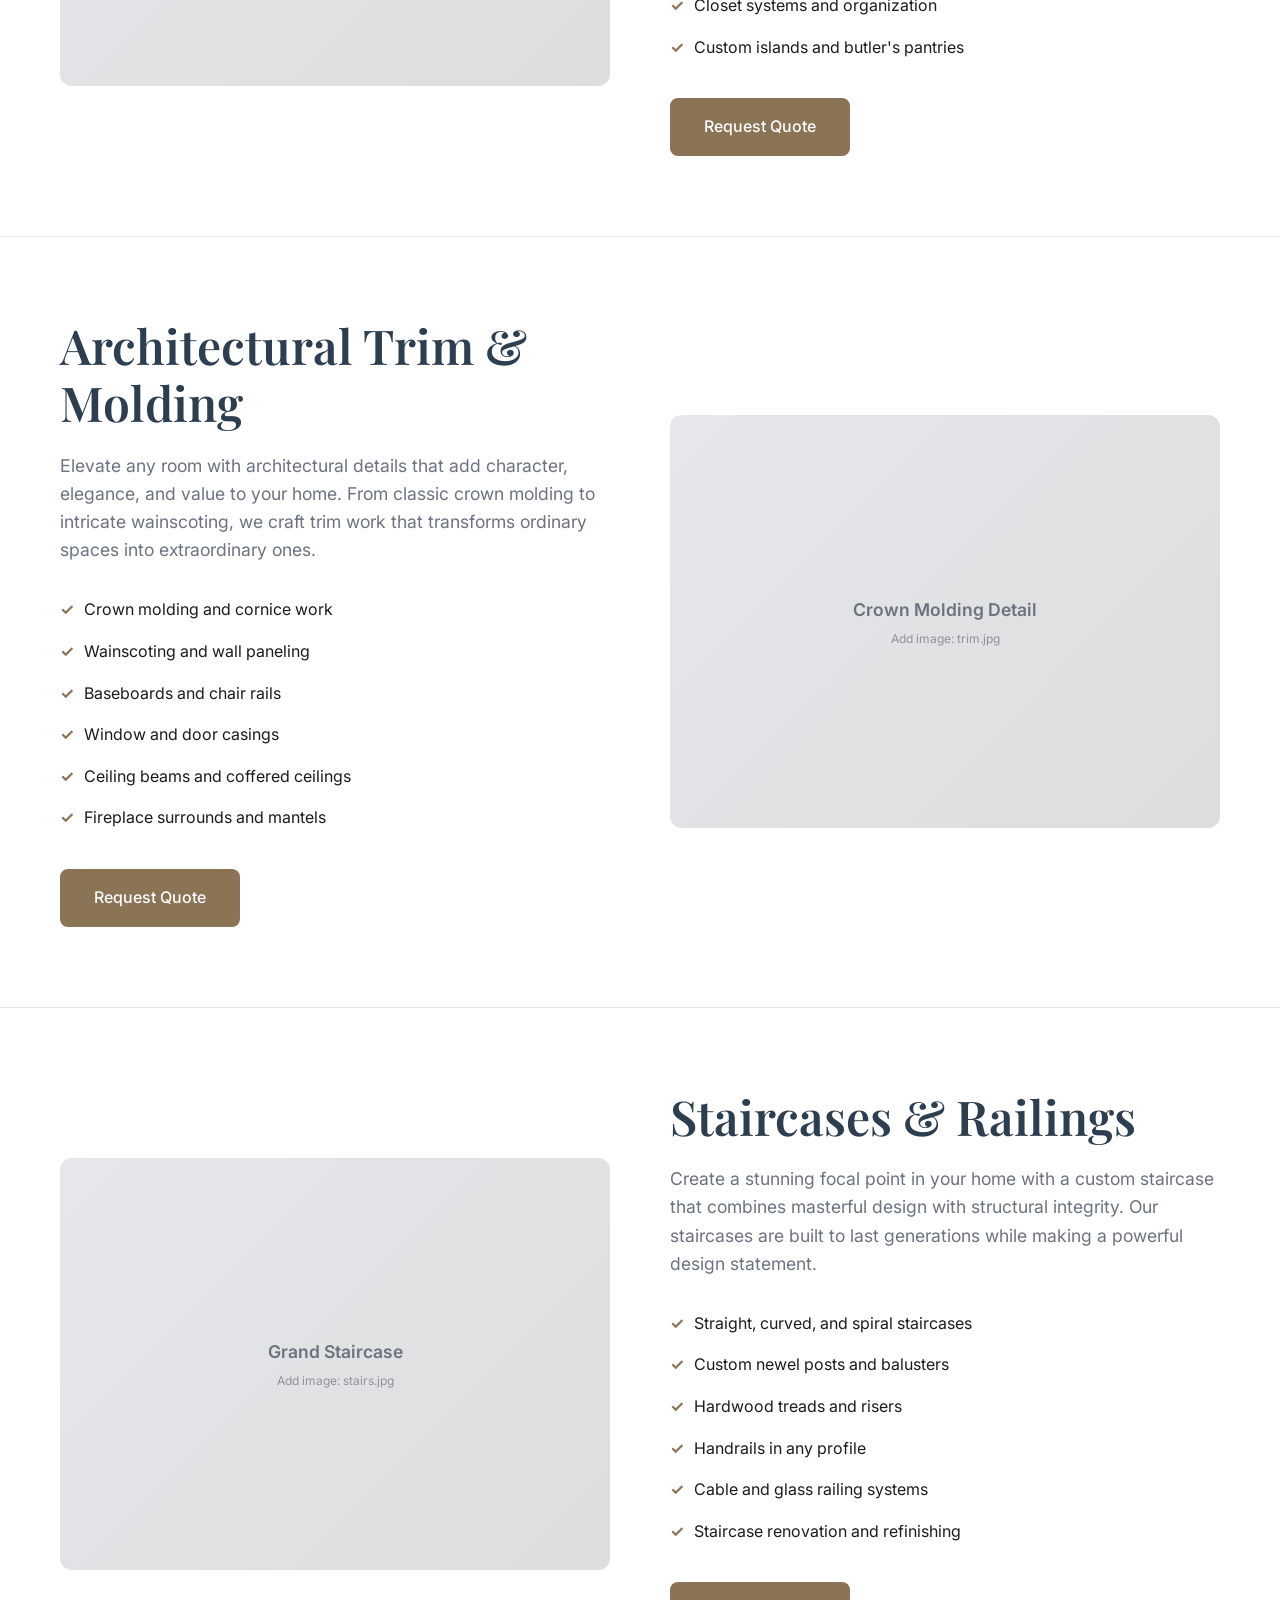
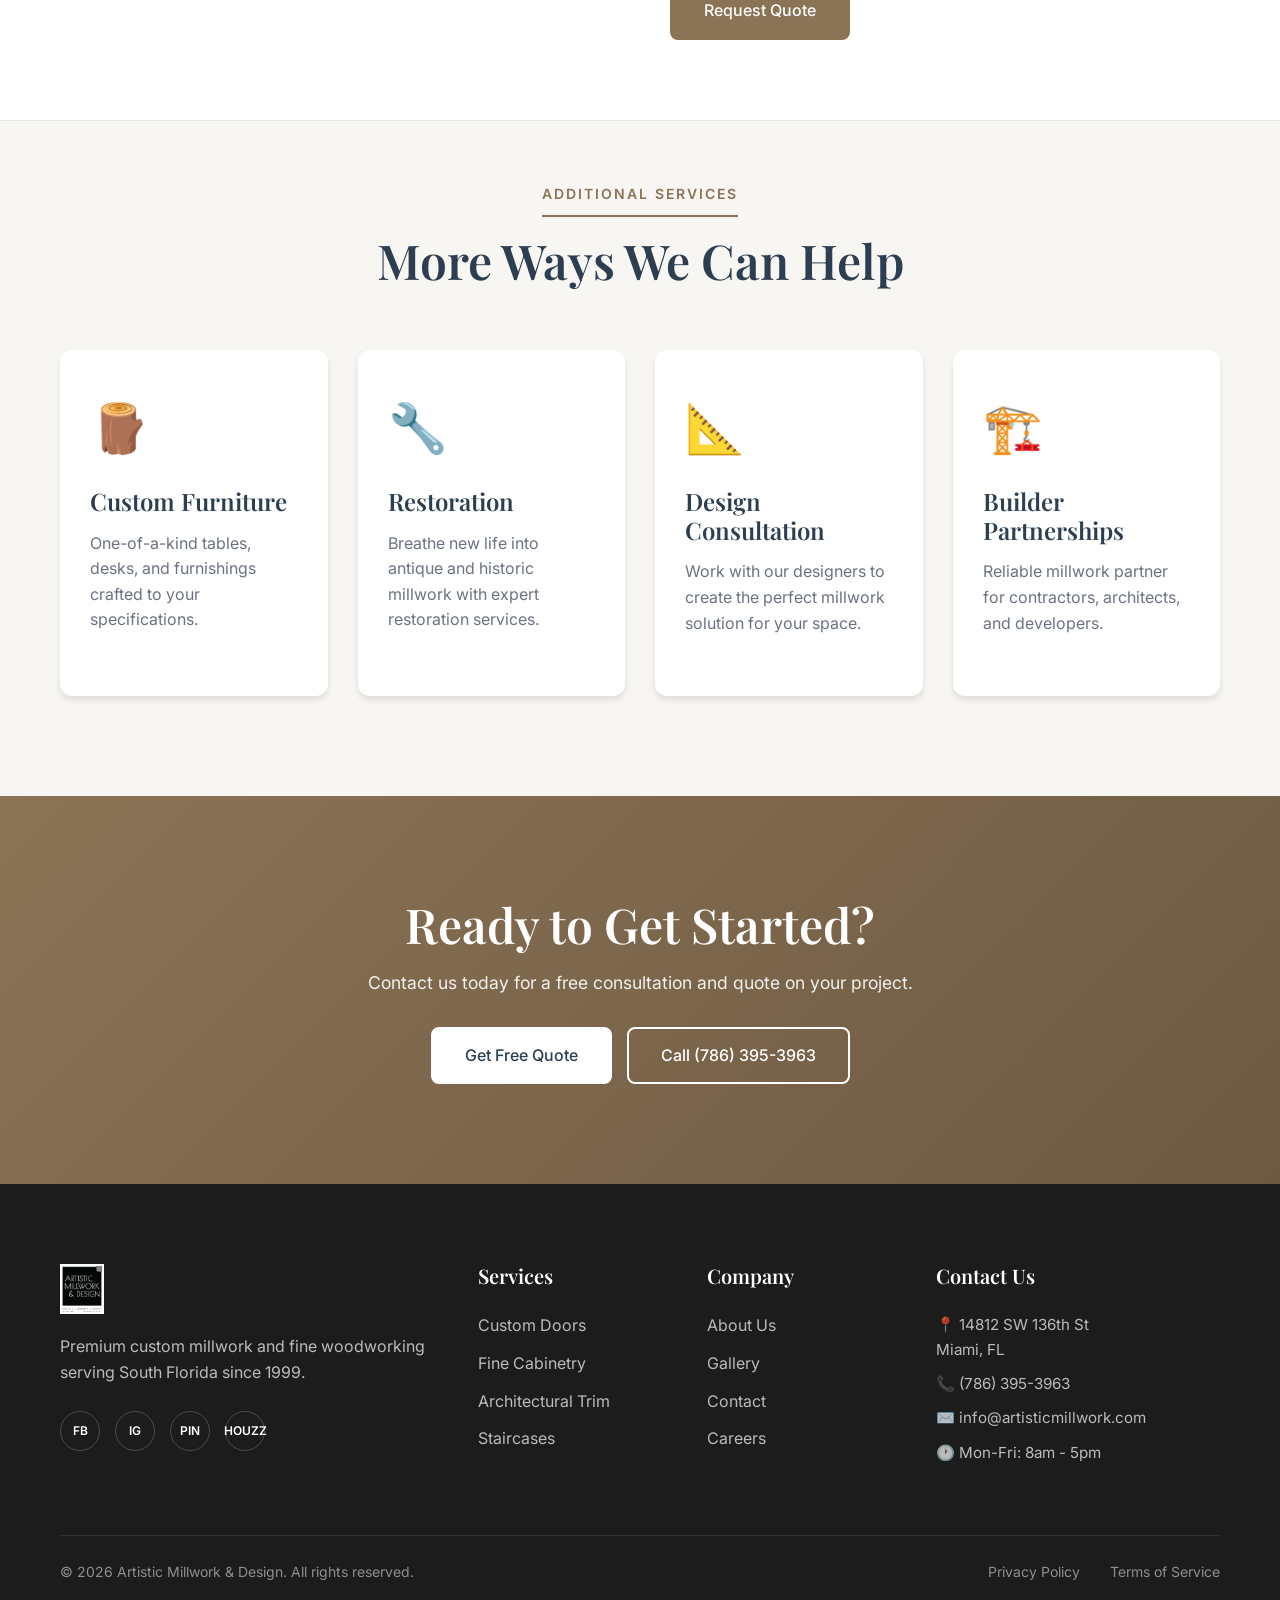
<file: services.html>
<!DOCTYPE html>
<html lang="en">
<head>
    <meta charset="UTF-8">
    <meta name="viewport" content="width=device-width, initial-scale=1.0">
    <title>Our Services | Artistic Millwork & Design</title>
    <meta name="description" content="Custom millwork services including doors, cabinetry, architectural trim, and staircases. Quality craftsmanship for your home or project.">
    <link rel="preconnect" href="https://fonts.googleapis.com">
    <link rel="preconnect" href="https://fonts.gstatic.com" crossorigin>
    <link href="https://fonts.googleapis.com/css2?family=Playfair+Display:wght@400;500;600;700&family=Inter:wght@300;400;500;600&display=swap" rel="stylesheet">
    <link rel="stylesheet" href="styles.css">
</head>
<body>
    <!-- Navigation -->
    <nav class="navbar">
        <div class="container">
            <a href="index.html" class="logo">
                <img src="logo.jpg" alt="Artistic Millwork & Design" class="logo-img" style="height: 50px;">
                
            </a>
            <button class="nav-toggle" aria-label="Toggle navigation">
                <span></span>
                <span></span>
                <span></span>
            </button>
            <ul class="nav-menu">
                <li><a href="index.html">Home</a></li>
                <li><a href="services.html" class="active">Services</a></li>
                <li><a href="gallery.html">Gallery</a></li>
                <li><a href="about.html">About</a></li>
                <li><a href="contact.html" class="btn-nav">Get a Quote</a></li>
            </ul>
        </div>
    </nav>

    <!-- Page Hero -->
    <section class="page-hero">
        <div class="container">
            <h1>Our Services</h1>
            <p>Expert craftsmanship for every aspect of your millwork needs</p>
        </div>
    </section>

    <!-- Custom Doors & Windows -->
    <section id="doors" class="service-detail">
        <div class="container">
            <div class="service-detail-grid">
                <div class="service-detail-content">
                    <h2>Custom Doors & Windows</h2>
                    <p>Make a lasting first impression with handcrafted entry doors and custom window treatments that reflect your unique style. From grand entryways to interior passage doors, we create pieces that combine beauty with exceptional functionality.</p>
                    <ul class="service-features">
                        <li>Custom entry doors in any style or size</li>
                        <li>Interior doors: panel, barn, pocket, bi-fold</li>
                        <li>Window casings and surrounds</li>
                        <li>French doors and glass panel options</li>
                        <li>Custom transoms and sidelights</li>
                        <li>Hardware selection assistance</li>
                    </ul>
                    <a href="contact.html" class="btn btn-primary">Request Quote</a>
                </div>
                <div class="service-detail-image">
                    <div class="image-placeholder">
                        <span>Custom Door Showcase</span>
                        <small>Add image: doors.jpg</small>
                    </div>
                </div>
            </div>
        </div>
    </section>

    <!-- Fine Cabinetry -->
    <section id="cabinetry" class="service-detail">
        <div class="container">
            <div class="service-detail-grid">
                <div class="service-detail-content">
                    <h2>Fine Cabinetry</h2>
                    <p>Transform your kitchen, bathroom, or living space with custom cabinetry designed to maximize both beauty and function. Every cabinet is built to your exact specifications using premium materials and time-tested joinery techniques.</p>
                    <ul class="service-features">
                        <li>Kitchen cabinets: base, wall, and pantry</li>
                        <li>Bathroom vanities and storage</li>
                        <li>Built-in entertainment centers</li>
                        <li>Home office and library built-ins</li>
                        <li>Closet systems and organization</li>
                        <li>Custom islands and butler's pantries</li>
                    </ul>
                    <a href="contact.html" class="btn btn-primary">Request Quote</a>
                </div>
                <div class="service-detail-image">
                    <div class="image-placeholder">
                        <span>Kitchen Cabinetry</span>
                        <small>Add image: cabinetry.jpg</small>
                    </div>
                </div>
            </div>
        </div>
    </section>

    <!-- Architectural Trim -->
    <section id="trim" class="service-detail">
        <div class="container">
            <div class="service-detail-grid">
                <div class="service-detail-content">
                    <h2>Architectural Trim & Molding</h2>
                    <p>Elevate any room with architectural details that add character, elegance, and value to your home. From classic crown molding to intricate wainscoting, we craft trim work that transforms ordinary spaces into extraordinary ones.</p>
                    <ul class="service-features">
                        <li>Crown molding and cornice work</li>
                        <li>Wainscoting and wall paneling</li>
                        <li>Baseboards and chair rails</li>
                        <li>Window and door casings</li>
                        <li>Ceiling beams and coffered ceilings</li>
                        <li>Fireplace surrounds and mantels</li>
                    </ul>
                    <a href="contact.html" class="btn btn-primary">Request Quote</a>
                </div>
                <div class="service-detail-image">
                    <div class="image-placeholder">
                        <span>Crown Molding Detail</span>
                        <small>Add image: trim.jpg</small>
                    </div>
                </div>
            </div>
        </div>
    </section>

    <!-- Staircases & Railings -->
    <section id="stairs" class="service-detail">
        <div class="container">
            <div class="service-detail-grid">
                <div class="service-detail-content">
                    <h2>Staircases & Railings</h2>
                    <p>Create a stunning focal point in your home with a custom staircase that combines masterful design with structural integrity. Our staircases are built to last generations while making a powerful design statement.</p>
                    <ul class="service-features">
                        <li>Straight, curved, and spiral staircases</li>
                        <li>Custom newel posts and balusters</li>
                        <li>Hardwood treads and risers</li>
                        <li>Handrails in any profile</li>
                        <li>Cable and glass railing systems</li>
                        <li>Staircase renovation and refinishing</li>
                    </ul>
                    <a href="contact.html" class="btn btn-primary">Request Quote</a>
                </div>
                <div class="service-detail-image">
                    <div class="image-placeholder">
                        <span>Grand Staircase</span>
                        <small>Add image: stairs.jpg</small>
                    </div>
                </div>
            </div>
        </div>
    </section>

    <!-- Additional Services -->
    <section class="services-preview" style="padding-top: 60px;">
        <div class="container">
            <div class="section-header">
                <span class="section-tag">Additional Services</span>
                <h2>More Ways We Can Help</h2>
            </div>
            <div class="services-grid">
                <div class="service-card">
                    <div class="service-icon">🪵</div>
                    <h3>Custom Furniture</h3>
                    <p>One-of-a-kind tables, desks, and furnishings crafted to your specifications.</p>
                </div>
                <div class="service-card">
                    <div class="service-icon">🔧</div>
                    <h3>Restoration</h3>
                    <p>Breathe new life into antique and historic millwork with expert restoration services.</p>
                </div>
                <div class="service-card">
                    <div class="service-icon">📐</div>
                    <h3>Design Consultation</h3>
                    <p>Work with our designers to create the perfect millwork solution for your space.</p>
                </div>
                <div class="service-card">
                    <div class="service-icon">🏗️</div>
                    <h3>Builder Partnerships</h3>
                    <p>Reliable millwork partner for contractors, architects, and developers.</p>
                </div>
            </div>
        </div>
    </section>

    <!-- CTA Section -->
    <section class="cta">
        <div class="container">
            <div class="cta-content">
                <h2>Ready to Get Started?</h2>
                <p>Contact us today for a free consultation and quote on your project.</p>
                <div class="cta-buttons">
                    <a href="contact.html" class="btn btn-white">Get Free Quote</a>
                    <a href="tel:+17863953963" class="btn btn-outline-white">Call (786) 395-3963</a>
                </div>
            </div>
        </div>
    </section>

    <!-- Footer -->
    <footer class="footer">
        <div class="container">
            <div class="footer-grid">
                <div class="footer-brand">
                    <a href="index.html" class="logo">
                        <img src="logo.jpg" alt="Artistic Millwork & Design" class="logo-img" style="height: 50px;">
                        
                    </a>
                    <p>Premium custom millwork and fine woodworking serving South Florida since 1999.</p>
                    <div class="social-links">
                        <a href="#" aria-label="Facebook">FB</a>
                        <a href="#" aria-label="Instagram">IG</a>
                        <a href="#" aria-label="Pinterest">PIN</a>
                        <a href="#" aria-label="Houzz">HOUZZ</a>
                    </div>
                </div>
                <div class="footer-links">
                    <h4>Services</h4>
                    <ul>
                        <li><a href="services.html#doors">Custom Doors</a></li>
                        <li><a href="services.html#cabinetry">Fine Cabinetry</a></li>
                        <li><a href="services.html#trim">Architectural Trim</a></li>
                        <li><a href="services.html#stairs">Staircases</a></li>
                    </ul>
                </div>
                <div class="footer-links">
                    <h4>Company</h4>
                    <ul>
                        <li><a href="about.html">About Us</a></li>
                        <li><a href="gallery.html">Gallery</a></li>
                        <li><a href="contact.html">Contact</a></li>
                        <li><a href="#">Careers</a></li>
                    </ul>
                </div>
                <div class="footer-contact">
                    <h4>Contact Us</h4>
                    <p>📍 14812 SW 136th St<br>Miami, FL</p>
                    <p>📞 (786) 395-3963</p>
                    <p>✉️ info@artisticmillwork.com</p>
                    <p>🕐 Mon-Fri: 8am - 5pm</p>
                </div>
            </div>
            <div class="footer-bottom">
                <p>&copy; 2026 Artistic Millwork & Design. All rights reserved.</p>
                <div class="footer-bottom-links">
                    <a href="#">Privacy Policy</a>
                    <a href="#">Terms of Service</a>
                </div>
            </div>
        </div>
    </footer>

    <script src="script.js"></script>
</body>
</html>
</file>
<file: styles.css>
/* ========================================
   Artistic Mill Work - Custom Website Styles
   ======================================== */

/* CSS Variables */
:root {
    --color-primary: #2C3E50;
    --color-primary-dark: #1a252f;
    --color-secondary: #8B7355;
    --color-accent: #D4AF37;
    --color-light: #F8F6F3;
    --color-white: #FFFFFF;
    --color-dark: #1C1C1C;
    --color-gray: #6B7280;
    --color-gray-light: #E5E7EB;
    
    --font-heading: 'Playfair Display', Georgia, serif;
    --font-body: 'Inter', -apple-system, BlinkMacSystemFont, sans-serif;
    
    --shadow-sm: 0 1px 2px rgba(0,0,0,0.05);
    --shadow-md: 0 4px 6px rgba(0,0,0,0.1);
    --shadow-lg: 0 10px 15px rgba(0,0,0,0.1);
    --shadow-xl: 0 20px 25px rgba(0,0,0,0.15);
    
    --radius-sm: 4px;
    --radius-md: 8px;
    --radius-lg: 12px;
    
    --transition: all 0.3s ease;
}

/* Reset & Base */
*, *::before, *::after {
    box-sizing: border-box;
    margin: 0;
    padding: 0;
}

html {
    scroll-behavior: smooth;
}

body {
    font-family: var(--font-body);
    font-size: 16px;
    line-height: 1.6;
    color: var(--color-dark);
    background: var(--color-white);
}

.container {
    max-width: 1200px;
    margin: 0 auto;
    padding: 0 20px;
}

img {
    max-width: 100%;
    height: auto;
}

a {
    text-decoration: none;
    color: inherit;
    transition: var(--transition);
}

ul {
    list-style: none;
}

/* Typography */
h1, h2, h3, h4, h5, h6 {
    font-family: var(--font-heading);
    font-weight: 600;
    line-height: 1.2;
    color: var(--color-primary);
}

h1 { font-size: clamp(2.5rem, 5vw, 4rem); }
h2 { font-size: clamp(2rem, 4vw, 3rem); }
h3 { font-size: clamp(1.25rem, 2vw, 1.5rem); }
h4 { font-size: 1.25rem; }

p {
    color: var(--color-gray);
}

/* Buttons */
.btn {
    display: inline-flex;
    align-items: center;
    justify-content: center;
    padding: 14px 32px;
    font-family: var(--font-body);
    font-size: 1rem;
    font-weight: 500;
    border-radius: var(--radius-md);
    border: 2px solid transparent;
    cursor: pointer;
    transition: var(--transition);
}

.btn-primary {
    background: var(--color-secondary);
    color: var(--color-white);
    border-color: var(--color-secondary);
}

.btn-primary:hover {
    background: var(--color-primary);
    border-color: var(--color-primary);
}

.btn-secondary {
    background: transparent;
    color: var(--color-white);
    border-color: var(--color-white);
}

.btn-secondary:hover {
    background: var(--color-white);
    color: var(--color-primary);
}

.btn-white {
    background: var(--color-white);
    color: var(--color-primary);
    border-color: var(--color-white);
}

.btn-white:hover {
    background: var(--color-light);
}

.btn-outline-white {
    background: transparent;
    color: var(--color-white);
    border-color: var(--color-white);
}

.btn-outline-white:hover {
    background: var(--color-white);
    color: var(--color-primary);
}

/* Navigation */
.navbar {
    position: fixed;
    top: 0;
    left: 0;
    right: 0;
    z-index: 1000;
    background: rgba(255,255,255,0.98);
    box-shadow: var(--shadow-sm);
    padding: 15px 0;
    transition: var(--transition);
}

.navbar .container {
    display: flex;
    align-items: center;
    justify-content: space-between;
}

.logo {
    display: flex;
    align-items: center;
    gap: 10px;
}

.logo-icon {
    font-size: 1.5rem;
}

.logo-text {
    font-family: var(--font-heading);
    font-size: 1.25rem;
    font-weight: 600;
    color: var(--color-primary);
}

.logo-text span {
    display: block;
    font-size: 0.9rem;
    font-weight: 400;
    color: var(--color-secondary);
}

.nav-menu {
    display: flex;
    align-items: center;
    gap: 40px;
}

.nav-menu a {
    font-weight: 500;
    color: var(--color-primary);
}

.nav-menu a:hover,
.nav-menu a.active {
    color: var(--color-secondary);
}

.btn-nav {
    padding: 10px 24px;
    background: var(--color-secondary);
    color: var(--color-white) !important;
    border-radius: var(--radius-md);
}

.btn-nav:hover {
    background: var(--color-primary);
}

.nav-toggle {
    display: none;
    flex-direction: column;
    gap: 5px;
    background: none;
    border: none;
    cursor: pointer;
    padding: 5px;
}

.nav-toggle span {
    width: 25px;
    height: 2px;
    background: var(--color-primary);
    transition: var(--transition);
}

/* Hero Section */
.hero {
    position: relative;
    min-height: 100vh;
    display: flex;
    align-items: center;
    background: linear-gradient(135deg, var(--color-primary) 0%, var(--color-primary-dark) 100%);
    background-image: url('hero-bg.jpg');
    background-size: cover;
    background-position: center;
    padding-top: 80px;
}

.hero-overlay {
    position: absolute;
    inset: 0;
    background: linear-gradient(135deg, rgba(44,62,80,0.9) 0%, rgba(26,37,47,0.85) 100%);
}

.hero .container {
    position: relative;
    z-index: 1;
}

.hero-content {
    max-width: 700px;
}

.hero-content h1 {
    color: var(--color-white);
    margin-bottom: 20px;
}

.hero-content h1 span {
    color: var(--color-accent);
}

.hero-content p {
    font-size: 1.25rem;
    color: rgba(255,255,255,0.85);
    margin-bottom: 30px;
}

.hero-buttons {
    display: flex;
    gap: 15px;
    flex-wrap: wrap;
}

/* Section Styles */
section {
    padding: 100px 0;
}

.section-header {
    text-align: center;
    max-width: 600px;
    margin: 0 auto 60px;
}

.section-header.light h2,
.section-header.light p {
    color: var(--color-white);
}

.section-header.light .section-tag {
    color: var(--color-accent);
    border-color: var(--color-accent);
}

.section-tag {
    display: inline-block;
    font-size: 0.875rem;
    font-weight: 600;
    text-transform: uppercase;
    letter-spacing: 2px;
    color: var(--color-secondary);
    margin-bottom: 15px;
    padding-bottom: 10px;
    border-bottom: 2px solid var(--color-secondary);
}

.section-header h2 {
    margin-bottom: 15px;
}

/* Services Preview */
.services-preview {
    background: var(--color-light);
}

.services-grid {
    display: grid;
    grid-template-columns: repeat(auto-fit, minmax(260px, 1fr));
    gap: 30px;
}

.service-card {
    background: var(--color-white);
    padding: 40px 30px;
    border-radius: var(--radius-lg);
    box-shadow: var(--shadow-md);
    transition: var(--transition);
}

.service-card:hover {
    transform: translateY(-5px);
    box-shadow: var(--shadow-xl);
}

.service-icon {
    font-size: 3rem;
    margin-bottom: 20px;
}

.service-card h3 {
    margin-bottom: 15px;
}

.service-card p {
    margin-bottom: 20px;
}

.service-link {
    font-weight: 600;
    color: var(--color-secondary);
}

.service-link:hover {
    color: var(--color-primary);
}

/* Why Us Section */
.why-us-grid {
    display: grid;
    grid-template-columns: 1fr 1fr;
    gap: 60px;
    align-items: center;
}

.why-us-content .section-tag {
    text-align: left;
}

.why-us-content h2 {
    margin-bottom: 20px;
}

.why-us-content > p {
    margin-bottom: 30px;
    font-size: 1.1rem;
}

.features-list {
    display: flex;
    flex-direction: column;
    gap: 25px;
}

.features-list li {
    display: flex;
    gap: 15px;
}

.feature-icon {
    flex-shrink: 0;
    width: 28px;
    height: 28px;
    background: var(--color-secondary);
    color: var(--color-white);
    border-radius: 50%;
    display: flex;
    align-items: center;
    justify-content: center;
    font-size: 0.875rem;
    font-weight: bold;
}

.features-list strong {
    display: block;
    color: var(--color-primary);
    margin-bottom: 5px;
}

.features-list p {
    font-size: 0.9rem;
}

.why-us-image {
    position: relative;
}

.image-placeholder {
    aspect-ratio: 4/3;
    background: linear-gradient(135deg, var(--color-gray-light) 0%, #ddd 100%);
    border-radius: var(--radius-lg);
    display: flex;
    flex-direction: column;
    align-items: center;
    justify-content: center;
    color: var(--color-gray);
}

.image-placeholder span {
    font-weight: 600;
    font-size: 1.1rem;
}

.image-placeholder small {
    font-size: 0.75rem;
    opacity: 0.7;
    margin-top: 5px;
}

/* Stats Section */
.stats {
    background: var(--color-primary);
    padding: 60px 0;
}

.stats-grid {
    display: grid;
    grid-template-columns: repeat(4, 1fr);
    gap: 30px;
    text-align: center;
}

.stat-number {
    display: block;
    font-family: var(--font-heading);
    font-size: 3rem;
    font-weight: 700;
    color: var(--color-accent);
}

.stat-label {
    font-size: 1rem;
    color: rgba(255,255,255,0.8);
}

/* Gallery Preview */
.gallery-grid {
    display: grid;
    grid-template-columns: repeat(4, 1fr);
    gap: 20px;
}

.gallery-item {
    position: relative;
    border-radius: var(--radius-lg);
    overflow: hidden;
    cursor: pointer;
}

.gallery-item.large {
    grid-column: span 2;
    grid-row: span 2;
}

.gallery-item .image-placeholder {
    aspect-ratio: 1;
    height: 100%;
}

.gallery-item.large .image-placeholder {
    aspect-ratio: auto;
}

.gallery-overlay {
    position: absolute;
    inset: 0;
    background: linear-gradient(to top, rgba(0,0,0,0.8) 0%, transparent 60%);
    display: flex;
    flex-direction: column;
    justify-content: flex-end;
    padding: 20px;
    opacity: 0;
    transition: var(--transition);
}

.gallery-item:hover .gallery-overlay {
    opacity: 1;
}

.gallery-overlay h4 {
    color: var(--color-white);
    margin-bottom: 5px;
}

.gallery-overlay p {
    color: rgba(255,255,255,0.8);
    font-size: 0.9rem;
}

.gallery-cta {
    text-align: center;
    margin-top: 40px;
}

/* Testimonials */
.testimonials {
    background: var(--color-primary);
}

.testimonials-grid {
    display: grid;
    grid-template-columns: repeat(3, 1fr);
    gap: 30px;
}

.testimonial-card {
    background: var(--color-white);
    padding: 40px;
    border-radius: var(--radius-lg);
}

.stars {
    color: var(--color-accent);
    font-size: 1.25rem;
    margin-bottom: 20px;
}

.testimonial-card > p {
    font-style: italic;
    margin-bottom: 25px;
    color: var(--color-dark);
}

.testimonial-author strong {
    display: block;
    color: var(--color-primary);
}

.testimonial-author span {
    font-size: 0.875rem;
    color: var(--color-gray);
}

/* CTA Section */
.cta {
    background: linear-gradient(135deg, var(--color-secondary) 0%, #6d5a43 100%);
    text-align: center;
}

.cta-content h2 {
    color: var(--color-white);
    margin-bottom: 15px;
}

.cta-content p {
    color: rgba(255,255,255,0.9);
    font-size: 1.1rem;
    margin-bottom: 30px;
}

.cta-buttons {
    display: flex;
    gap: 15px;
    justify-content: center;
    flex-wrap: wrap;
}

/* Footer */
.footer {
    background: var(--color-dark);
    padding: 80px 0 0;
}

.footer-grid {
    display: grid;
    grid-template-columns: 2fr 1fr 1fr 1.5fr;
    gap: 40px;
    padding-bottom: 60px;
    border-bottom: 1px solid rgba(255,255,255,0.1);
}

.footer-brand .logo {
    margin-bottom: 20px;
}

.footer-brand .logo-text,
.footer-brand .logo-text span {
    color: var(--color-white);
}

.footer-brand > p {
    color: rgba(255,255,255,0.7);
    margin-bottom: 25px;
}

.social-links {
    display: flex;
    gap: 15px;
}

.social-links a {
    width: 40px;
    height: 40px;
    border: 1px solid rgba(255,255,255,0.2);
    border-radius: 50%;
    display: flex;
    align-items: center;
    justify-content: center;
    color: var(--color-white);
    font-size: 0.75rem;
    font-weight: 600;
}

.social-links a:hover {
    background: var(--color-secondary);
    border-color: var(--color-secondary);
}

.footer-links h4,
.footer-contact h4 {
    color: var(--color-white);
    margin-bottom: 25px;
}

.footer-links ul {
    display: flex;
    flex-direction: column;
    gap: 12px;
}

.footer-links a {
    color: rgba(255,255,255,0.7);
}

.footer-links a:hover {
    color: var(--color-accent);
}

.footer-contact p {
    color: rgba(255,255,255,0.7);
    margin-bottom: 10px;
    font-size: 0.95rem;
}

.footer-bottom {
    display: flex;
    justify-content: space-between;
    align-items: center;
    padding: 25px 0;
}

.footer-bottom p {
    font-size: 0.875rem;
    color: rgba(255,255,255,0.5);
}

.footer-bottom-links {
    display: flex;
    gap: 30px;
}

.footer-bottom-links a {
    font-size: 0.875rem;
    color: rgba(255,255,255,0.5);
}

.footer-bottom-links a:hover {
    color: var(--color-white);
}

/* ========================================
   Services Page
   ======================================== */
.page-hero {
    padding: 150px 0 80px;
    background: linear-gradient(135deg, var(--color-primary) 0%, var(--color-primary-dark) 100%);
    text-align: center;
}

.page-hero h1 {
    color: var(--color-white);
    margin-bottom: 15px;
}

.page-hero p {
    color: rgba(255,255,255,0.8);
    font-size: 1.2rem;
}

.service-detail {
    padding: 80px 0;
    border-bottom: 1px solid var(--color-gray-light);
}

.service-detail:last-child {
    border-bottom: none;
}

.service-detail-grid {
    display: grid;
    grid-template-columns: 1fr 1fr;
    gap: 60px;
    align-items: center;
}

.service-detail:nth-child(even) .service-detail-grid {
    direction: rtl;
}

.service-detail:nth-child(even) .service-detail-grid > * {
    direction: ltr;
}

.service-detail-content h2 {
    margin-bottom: 20px;
}

.service-detail-content > p {
    margin-bottom: 25px;
    font-size: 1.1rem;
}

.service-features {
    margin-bottom: 30px;
}

.service-features li {
    display: flex;
    align-items: center;
    gap: 10px;
    padding: 8px 0;
    color: var(--color-dark);
}

.service-features li::before {
    content: "✓";
    color: var(--color-secondary);
    font-weight: bold;
}

/* ========================================
   Gallery Page
   ======================================== */
.gallery-filters {
    display: flex;
    justify-content: center;
    gap: 15px;
    margin-bottom: 40px;
    flex-wrap: wrap;
}

.filter-btn {
    padding: 10px 24px;
    background: var(--color-light);
    border: none;
    border-radius: var(--radius-md);
    font-family: var(--font-body);
    font-size: 0.95rem;
    font-weight: 500;
    color: var(--color-gray);
    cursor: pointer;
    transition: var(--transition);
}

.filter-btn:hover,
.filter-btn.active {
    background: var(--color-secondary);
    color: var(--color-white);
}

.gallery-full-grid {
    display: grid;
    grid-template-columns: repeat(3, 1fr);
    gap: 25px;
}

.gallery-full-item {
    position: relative;
    border-radius: var(--radius-lg);
    overflow: hidden;
    cursor: pointer;
}

.gallery-full-item .image-placeholder {
    aspect-ratio: 4/3;
}

/* ========================================
   About Page
   ======================================== */
.about-intro {
    display: grid;
    grid-template-columns: 1fr 1fr;
    gap: 60px;
    align-items: center;
}

.about-content h2 {
    margin-bottom: 25px;
}

.about-content p {
    margin-bottom: 20px;
    font-size: 1.05rem;
}

.team-section {
    background: var(--color-light);
}

.team-grid {
    display: grid;
    grid-template-columns: repeat(3, 1fr);
    gap: 30px;
}

.team-card {
    background: var(--color-white);
    border-radius: var(--radius-lg);
    overflow: hidden;
    text-align: center;
}

.team-card .image-placeholder {
    aspect-ratio: 1;
    border-radius: 0;
}

.team-info {
    padding: 25px;
}

.team-info h3 {
    margin-bottom: 5px;
}

.team-info span {
    color: var(--color-secondary);
    font-size: 0.9rem;
}

.values-grid {
    display: grid;
    grid-template-columns: repeat(3, 1fr);
    gap: 30px;
}

.value-card {
    text-align: center;
    padding: 40px 30px;
}

.value-icon {
    font-size: 3rem;
    margin-bottom: 20px;
}

.value-card h3 {
    margin-bottom: 15px;
}

/* ========================================
   Contact Page
   ======================================== */
.contact-grid {
    display: grid;
    grid-template-columns: 1fr 1.5fr;
    gap: 60px;
}

.contact-info-card {
    background: var(--color-primary);
    padding: 50px;
    border-radius: var(--radius-lg);
    color: var(--color-white);
}

.contact-info-card h3 {
    color: var(--color-white);
    margin-bottom: 30px;
}

.contact-item {
    display: flex;
    gap: 15px;
    margin-bottom: 25px;
}

.contact-item-icon {
    font-size: 1.5rem;
}

.contact-item-text strong {
    display: block;
    margin-bottom: 5px;
}

.contact-item-text span,
.contact-item-text a {
    color: rgba(255,255,255,0.8);
}

.contact-form {
    background: var(--color-white);
    padding: 50px;
    border-radius: var(--radius-lg);
    box-shadow: var(--shadow-lg);
}

.contact-form h3 {
    margin-bottom: 30px;
}

.form-row {
    display: grid;
    grid-template-columns: 1fr 1fr;
    gap: 20px;
}

.form-group {
    margin-bottom: 20px;
}

.form-group label {
    display: block;
    font-weight: 500;
    margin-bottom: 8px;
    color: var(--color-primary);
}

.form-group input,
.form-group select,
.form-group textarea {
    width: 100%;
    padding: 14px 18px;
    border: 1px solid var(--color-gray-light);
    border-radius: var(--radius-md);
    font-family: var(--font-body);
    font-size: 1rem;
    transition: var(--transition);
}

.form-group input:focus,
.form-group select:focus,
.form-group textarea:focus {
    outline: none;
    border-color: var(--color-secondary);
}

.form-group textarea {
    min-height: 150px;
    resize: vertical;
}

.contact-form .btn {
    width: 100%;
}

.map-section {
    background: var(--color-gray-light);
    height: 400px;
    display: flex;
    align-items: center;
    justify-content: center;
}

/* ========================================
   Responsive Design
   ======================================== */
@media (max-width: 1024px) {
    .why-us-grid,
    .about-intro,
    .service-detail-grid {
        grid-template-columns: 1fr;
        gap: 40px;
    }
    
    .service-detail:nth-child(even) .service-detail-grid {
        direction: ltr;
    }
    
    .why-us-image {
        order: -1;
    }
    
    .stats-grid {
        grid-template-columns: repeat(2, 1fr);
    }
    
    .gallery-grid {
        grid-template-columns: repeat(2, 1fr);
    }
    
    .gallery-item.large {
        grid-column: span 2;
        grid-row: span 1;
    }
    
    .testimonials-grid,
    .team-grid,
    .values-grid {
        grid-template-columns: 1fr;
    }
    
    .footer-grid {
        grid-template-columns: 1fr 1fr;
    }
    
    .contact-grid {
        grid-template-columns: 1fr;
    }
}

@media (max-width: 768px) {
    .nav-menu {
        position: fixed;
        top: 70px;
        left: 0;
        right: 0;
        background: var(--color-white);
        flex-direction: column;
        padding: 30px;
        gap: 20px;
        box-shadow: var(--shadow-lg);
        transform: translateY(-150%);
        opacity: 0;
        transition: var(--transition);
    }
    
    .nav-menu.active {
        transform: translateY(0);
        opacity: 1;
    }
    
    .nav-toggle {
        display: flex;
    }
    
    .hero-content h1 {
        font-size: 2.5rem;
    }
    
    .hero-buttons {
        flex-direction: column;
    }
    
    .btn {
        width: 100%;
        text-align: center;
    }
    
    .stats-grid {
        grid-template-columns: 1fr 1fr;
        gap: 20px;
    }
    
    .stat-number {
        font-size: 2rem;
    }
    
    .gallery-grid,
    .gallery-full-grid {
        grid-template-columns: 1fr;
    }
    
    .gallery-item.large {
        grid-column: span 1;
    }
    
    .footer-grid {
        grid-template-columns: 1fr;
        text-align: center;
    }
    
    .social-links {
        justify-content: center;
    }
    
    .footer-bottom {
        flex-direction: column;
        gap: 15px;
    }
    
    .form-row {
        grid-template-columns: 1fr;
    }
    
    .contact-form,
    .contact-info-card {
        padding: 30px;
    }
    
    section {
        padding: 60px 0;
    }
}

@media (max-width: 480px) {
    .container {
        padding: 0 15px;
    }
    
    .service-card {
        padding: 30px 20px;
    }
    
    .testimonial-card {
        padding: 30px;
    }
    
    .cta-buttons {
        flex-direction: column;
    }
}
</file>
